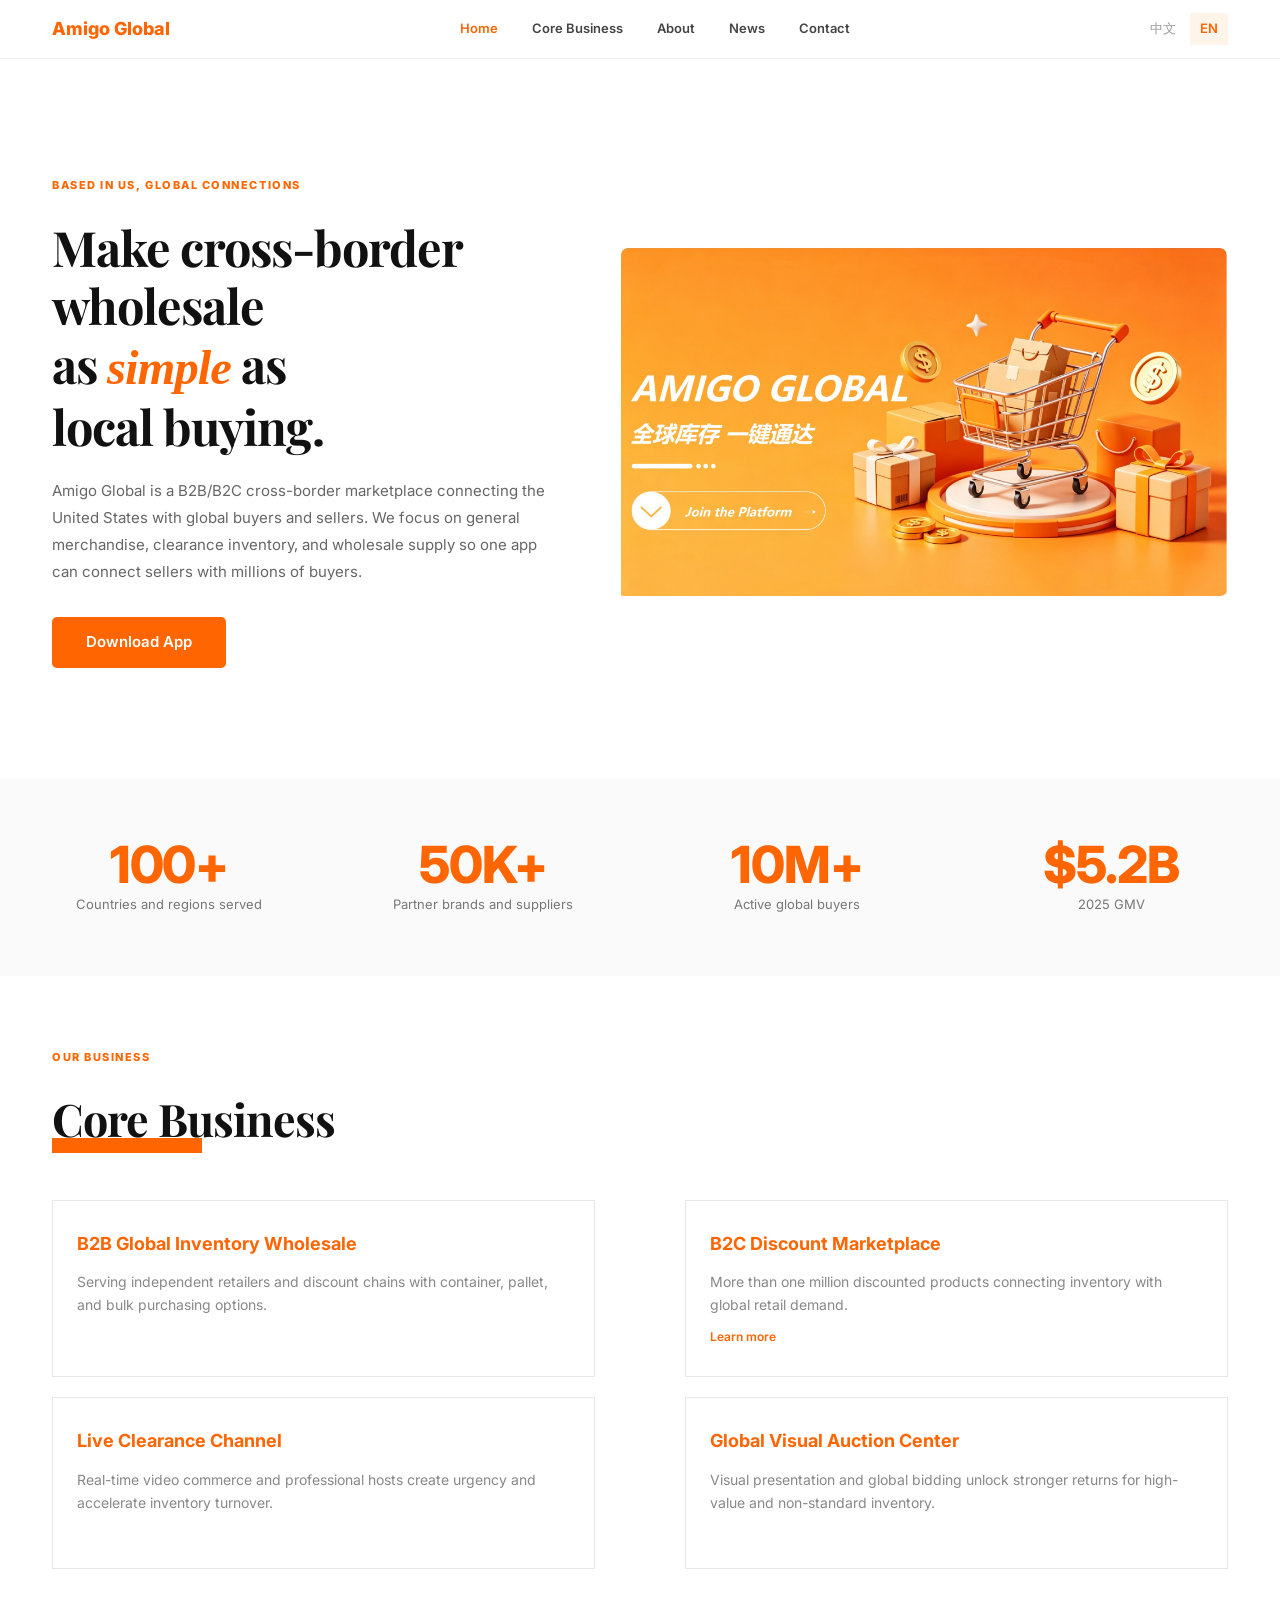
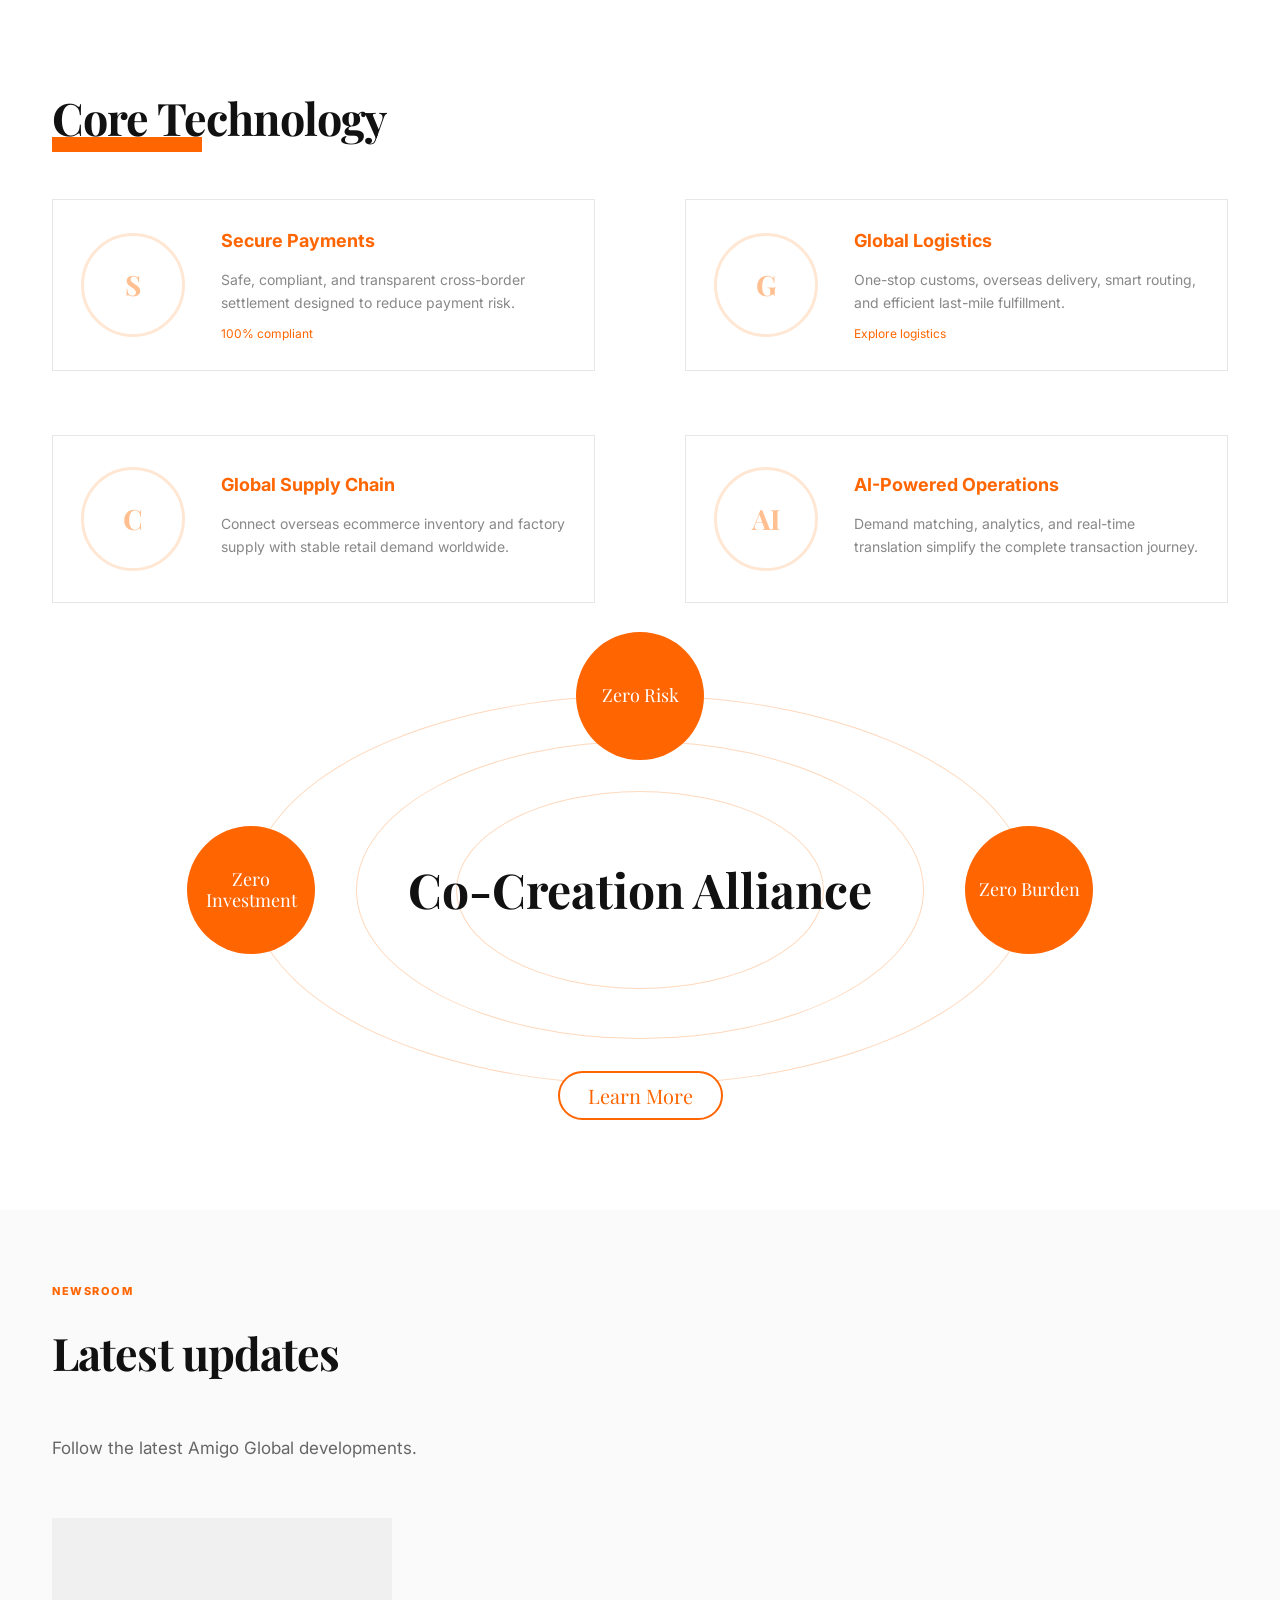
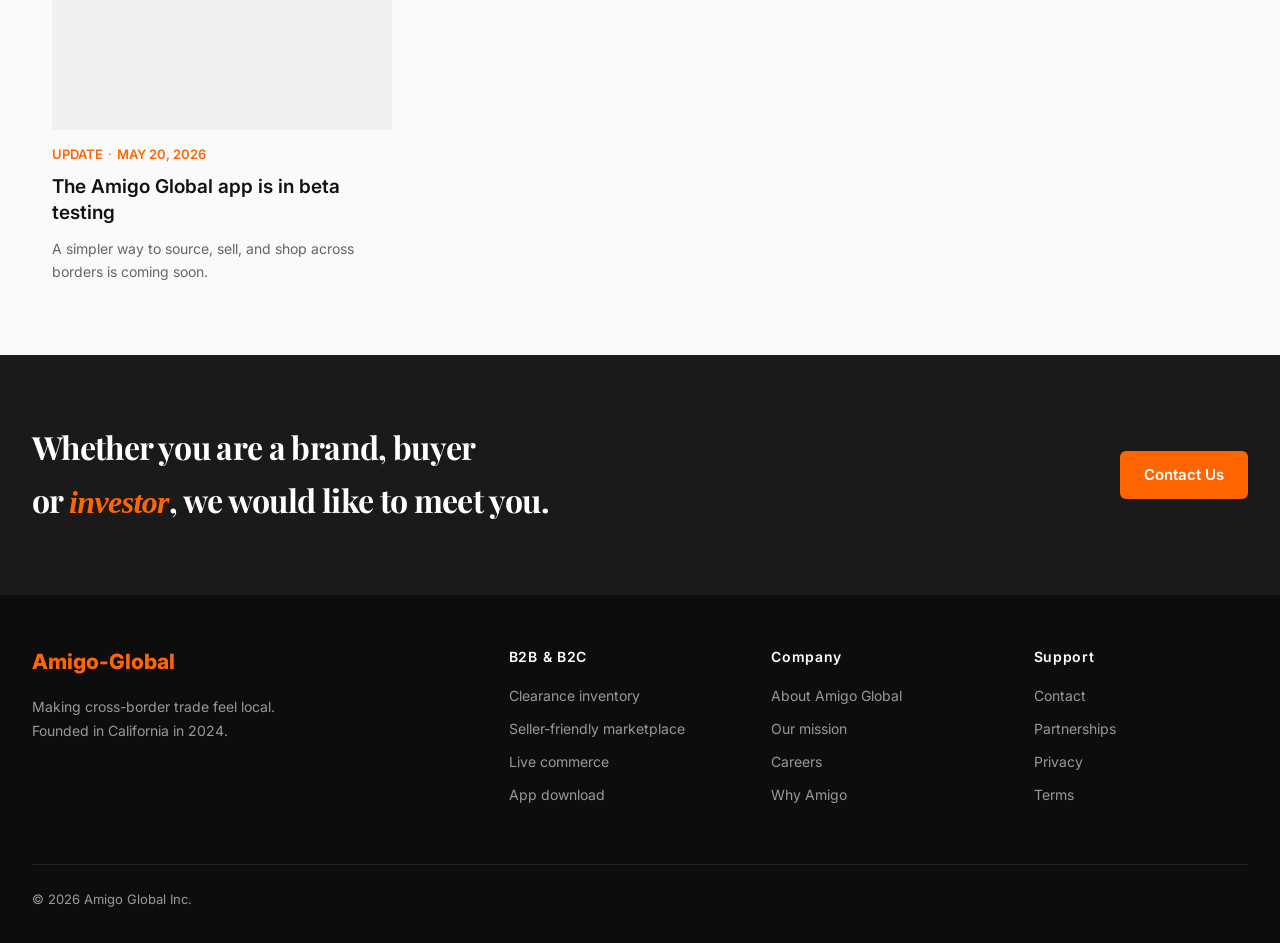
<file: index.html>
<!DOCTYPE html>
<html lang="zh-CN">
<head>
  <meta charset="UTF-8" />
  <meta name="viewport" content="width=device-width, initial-scale=1.0" />
  <title>Amigo Global</title>
  <link href="https://fonts.googleapis.com/css2?family=Inter:wght@500;700;800&family=Noto+Sans+SC:wght@500;700&display=swap" rel="stylesheet" />
  <style>
    * { margin: 0; padding: 0; box-sizing: border-box; }
    body { font-family: 'Inter', 'Noto Sans SC', sans-serif; background: linear-gradient(135deg, #fff5eb 0%, #fff 100%); min-height: 100vh; display: flex; align-items: center; justify-content: center; padding: 24px; color: #1a1a1a; }
    .card { max-width: 480px; text-align: center; }
    .brand { font-size: 32px; font-weight: 800; letter-spacing: -0.02em; margin-bottom: 12px; }
    .brand span { color: #ff6a00; }
    .tagline { color: #666; font-size: 15px; margin-bottom: 48px; line-height: 1.6; }
    .picker { display: flex; gap: 16px; justify-content: center; }
    .picker a { display: block; padding: 20px 36px; border: 2px solid #ff6a00; border-radius: 12px; text-decoration: none; color: #ff6a00; font-weight: 700; font-size: 18px; min-width: 140px; transition: all 0.2s; }
    .picker a:hover { background: #ff6a00; color: white; }
    .picker a small { display: block; font-size: 11px; font-weight: 400; opacity: 0.7; margin-top: 4px; letter-spacing: 0.12em; }
    .note { margin-top: 32px; font-size: 12px; color: #aaa; }
  </style>
  <script>
    (function () {
      // 自动按浏览器语言跳转。访问 ?stay=1 时不跳转，方便手动挑语言。
      if (new URLSearchParams(location.search).get('stay')) return;
      var l = (navigator.language || 'en').toLowerCase();
      var target = l.startsWith('zh') ? 'zh/index.html' : 'en/index.html';
      setTimeout(function () { location.replace(target); }, 250);
    })();
  </script>
</head>
<body>
  <div class="card">
    <div class="brand">Amigo<span>·</span>Global</div>
    <div class="tagline">让跨境批发像本地采购一样简单 · Global goods, local simplicity</div>
    <div class="picker">
      <a href="zh/index.html">中文<small>CHINESE</small></a>
      <a href="en/index.html">English<small>ENGLISH</small></a>
    </div>
    <div class="note">系统会按浏览器语言自动跳转；附 <code>?stay=1</code> 留在本页</div>
  </div>
</body>
</html>
</file>
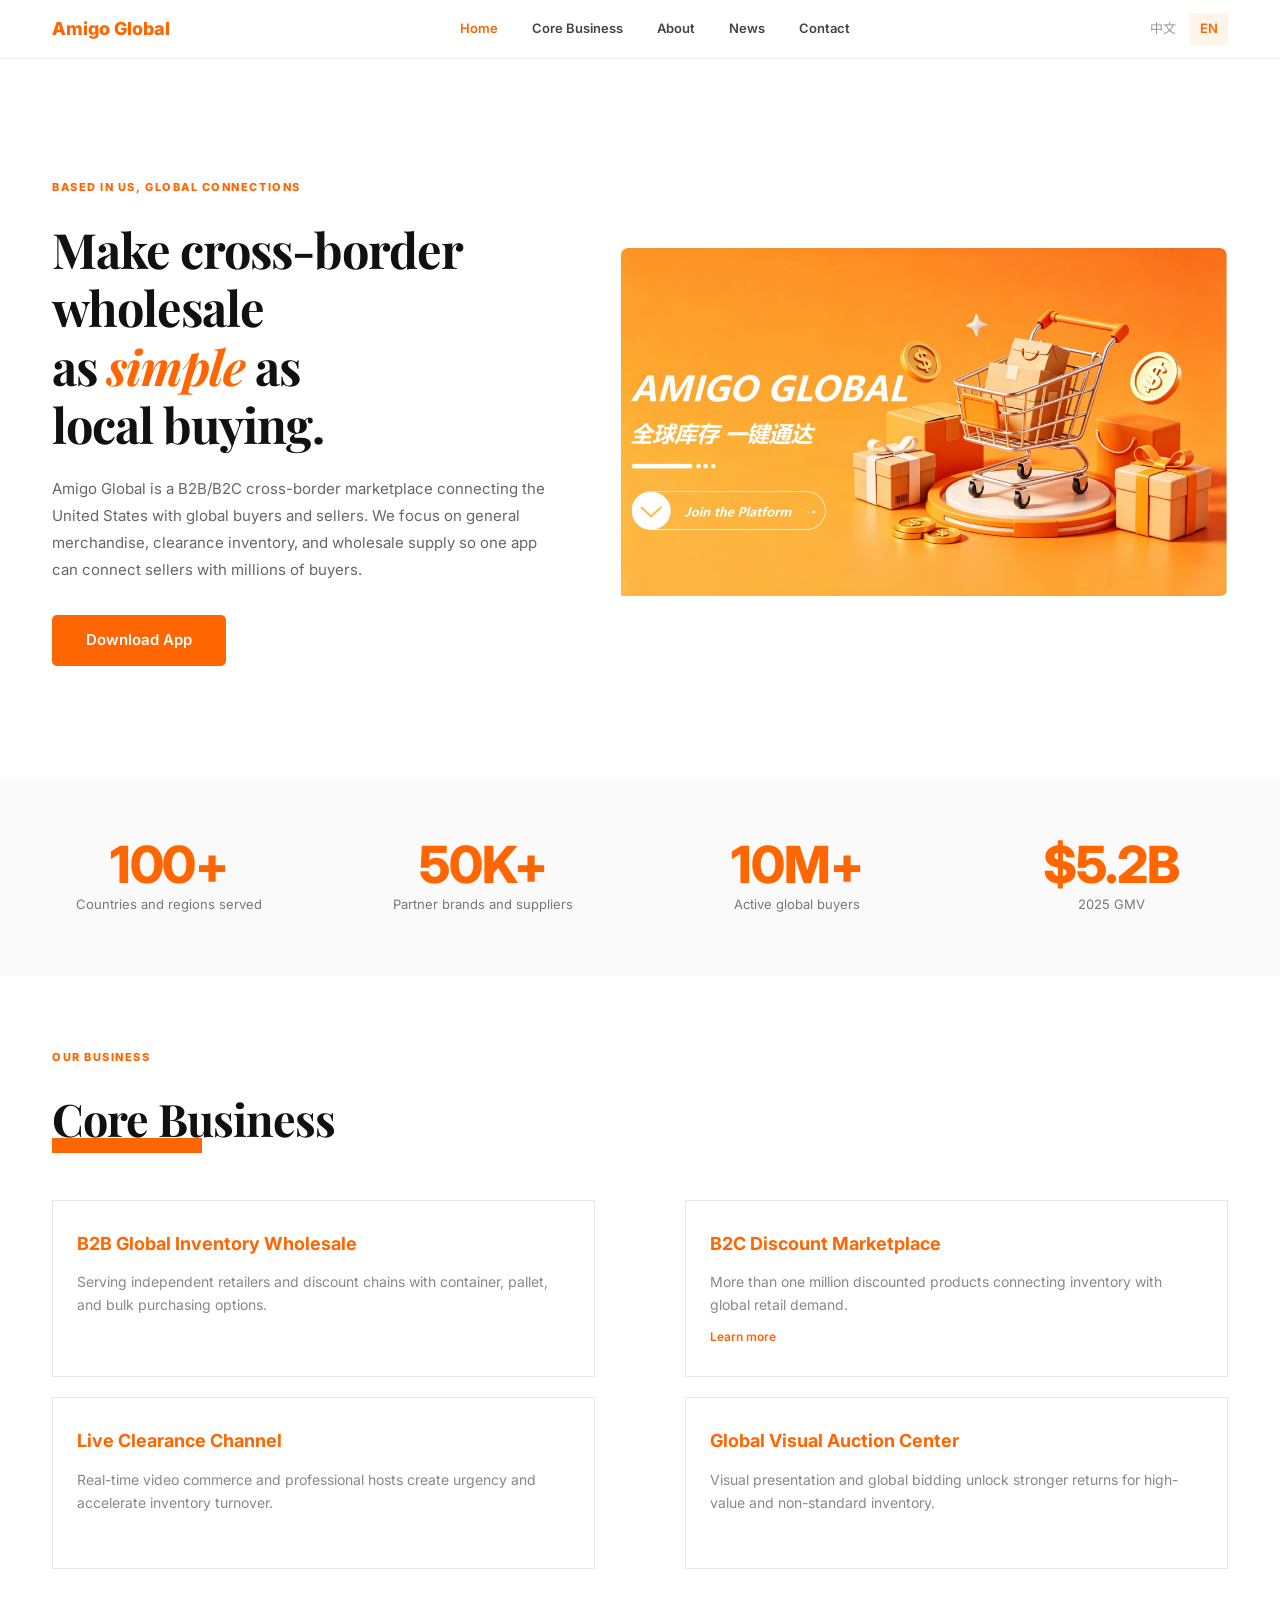
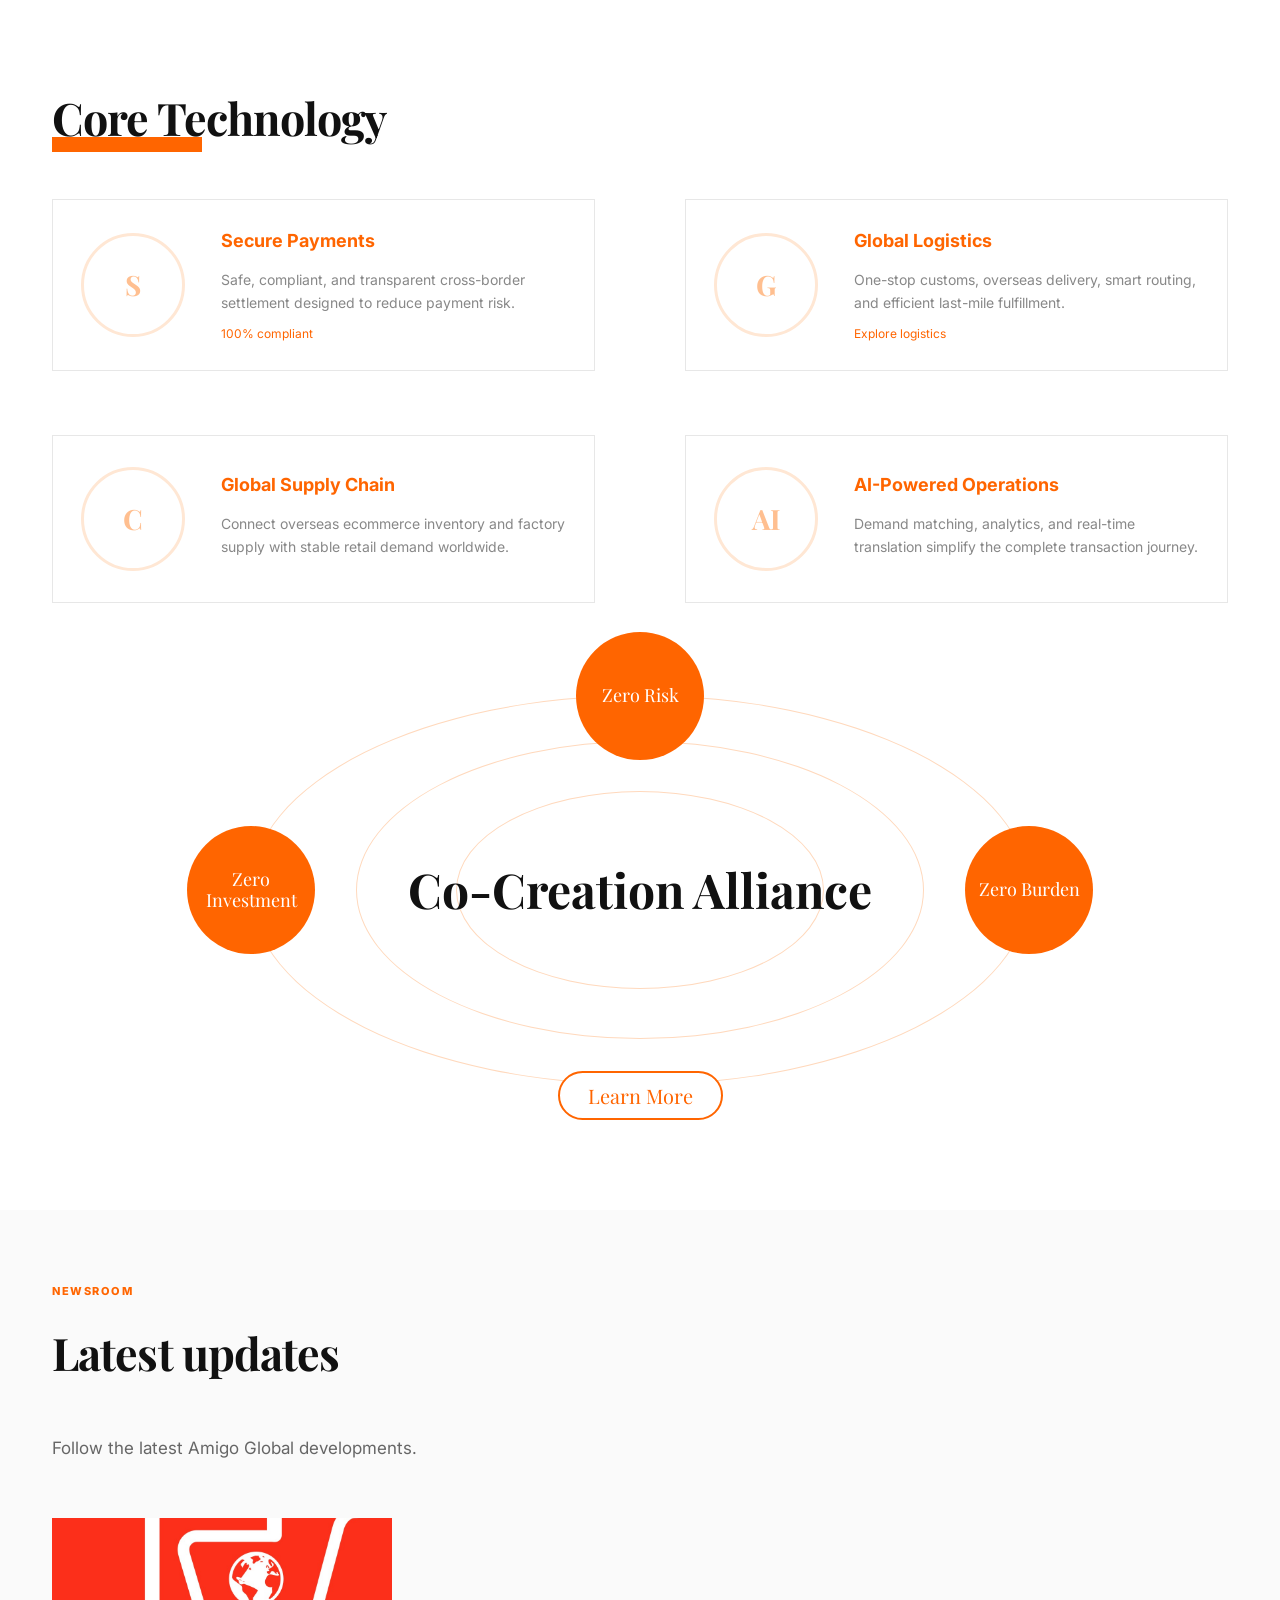
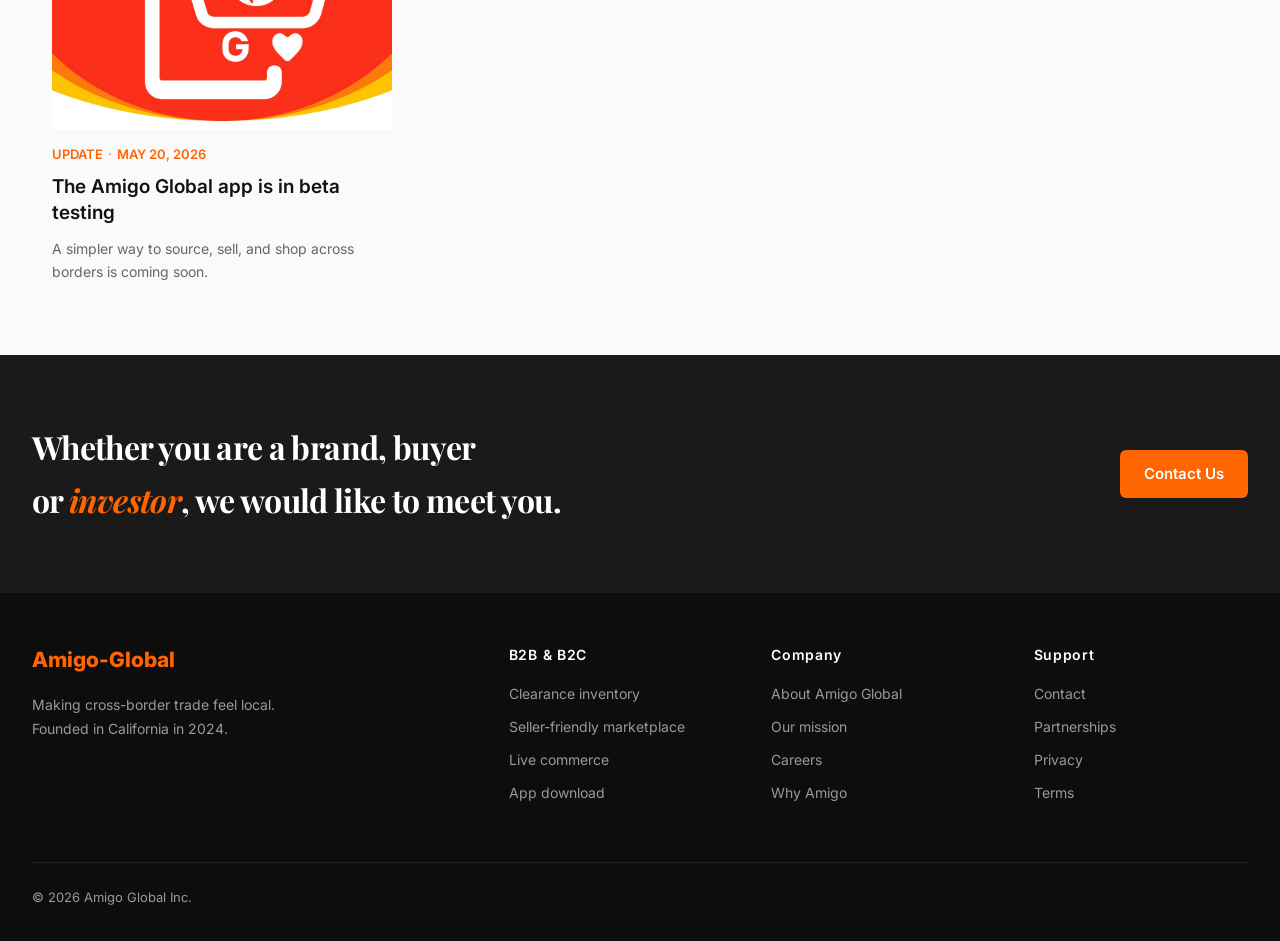
<file: en/index.html>
<!DOCTYPE html>
<html lang="en">
<head>
  <meta charset="UTF-8" />
  <meta name="viewport" content="width=device-width, initial-scale=1.0" />
  <title data-key="page_title">Amigo Global</title>
  <link href="https://fonts.googleapis.com/css2?family=Inter:wght@400;500;600;700;800&family=Noto+Sans+SC:wght@300;400;500;600;700&family=Noto+Serif+SC:wght@500;700&family=Playfair+Display:wght@500;700&display=swap" rel="stylesheet" />
  <link rel="stylesheet" href="../styles.css" />
  <style>body{opacity:0;transition:opacity .15s}body.ready{opacity:1}</style>
</head>
<body data-page="index">
  <div data-include="nav"></div>

  <section class="hero">
    <div>
      <div class="hero-eyebrow" data-key="hero.eyebrow"></div>
      <h1 data-key="hero.title" data-html></h1>
      <p data-key="hero.desc"></p>
      <div class="btn-row">
        <a class="btn btn-primary" href="contact.html" data-key="hero.btn1"></a>
      </div>
    </div>
    <div class="hero-visual">
      <img src="../assets/images/hero-commerce.jpg" alt="Amigo Global ecommerce platform" />
    </div>
  </section>

  <section class="stats">
    <div class="stats-inner" data-list="stats">
      <template>
        <div>
          <div class="stat-num" data-field="num"></div>
          <div class="stat-label" data-field="label"></div>
        </div>
      </template>
    </div>
  </section>

  <section class="section" id="business">
    <div class="section-eyebrow" data-key="business.eyebrow"></div>
    <h2 class="accent-underline" data-key="business.title"></h2>
    <div class="biz-grid" data-list="business.cards">
      <template>
        <div class="biz-card">
          <h3 data-field="title"></h3>
          <p data-field="desc"></p>
          <div class="biz-link" data-field="link"></div>
        </div>
      </template>
    </div>
  </section>

  <!-- Core technology -->
  <section class="section technology">
    <h2 class="accent-underline" data-key="technology.title"></h2>
    <div class="tech-grid" data-list="technology.cards">
      <template>
        <div class="tech-card">
          <div class="tech-icon" data-field="icon"></div>
          <div>
            <h3 data-field="title"></h3>
            <p data-field="desc"></p>
            <div class="tech-link" data-field="link"></div>
          </div>
        </div>
      </template>
    </div>
  </section>

  <!-- Alliance -->
  <section class="alliance">
    <div class="alliance-inner">
      <div class="alliance-orbit">
        <div class="alliance-bubble alliance-risk" data-key="alliance.risk"></div>
        <div class="alliance-bubble alliance-invest" data-key="alliance.invest"></div>
        <div class="alliance-bubble alliance-burden" data-key="alliance.burden"></div>
        <div class="alliance-core" data-key="alliance.title"></div>
      </div>
      <a class="alliance-link" href="contact.html" data-key="alliance.link"></a>
    </div>
  </section>

  <section class="section bleed" id="news">
    <div class="inner">
      <div class="section-eyebrow" data-key="news.eyebrow"></div>
      <h2 data-key="news.title"></h2>
      <p class="lead" data-key="news.lead"></p>
      <div class="news-grid" data-list="news.cards">
        <template>
          <div class="news-card">
            <div class="news-img"><img data-field-src="image" data-src-prefix="../assets/images/" alt="" onerror="this.style.display='none'" /></div>
            <div class="news-meta"><span data-field="category"></span> · <span data-field="date"></span></div>
            <h4 data-field="title"></h4>
            <p data-field="summary"></p>
          </div>
        </template>
      </div>
    </div>
  </section>

  <section class="cta-band">
    <div class="cta-inner">
      <h2 data-key="cta.title" data-html></h2>
      <a href="contact.html" class="btn btn-primary" data-key="cta.btn"></a>
    </div>
  </section>

  <div data-include="footer"></div>
  <script src="../js/include.js"></script>
</body>
</html>
</file>
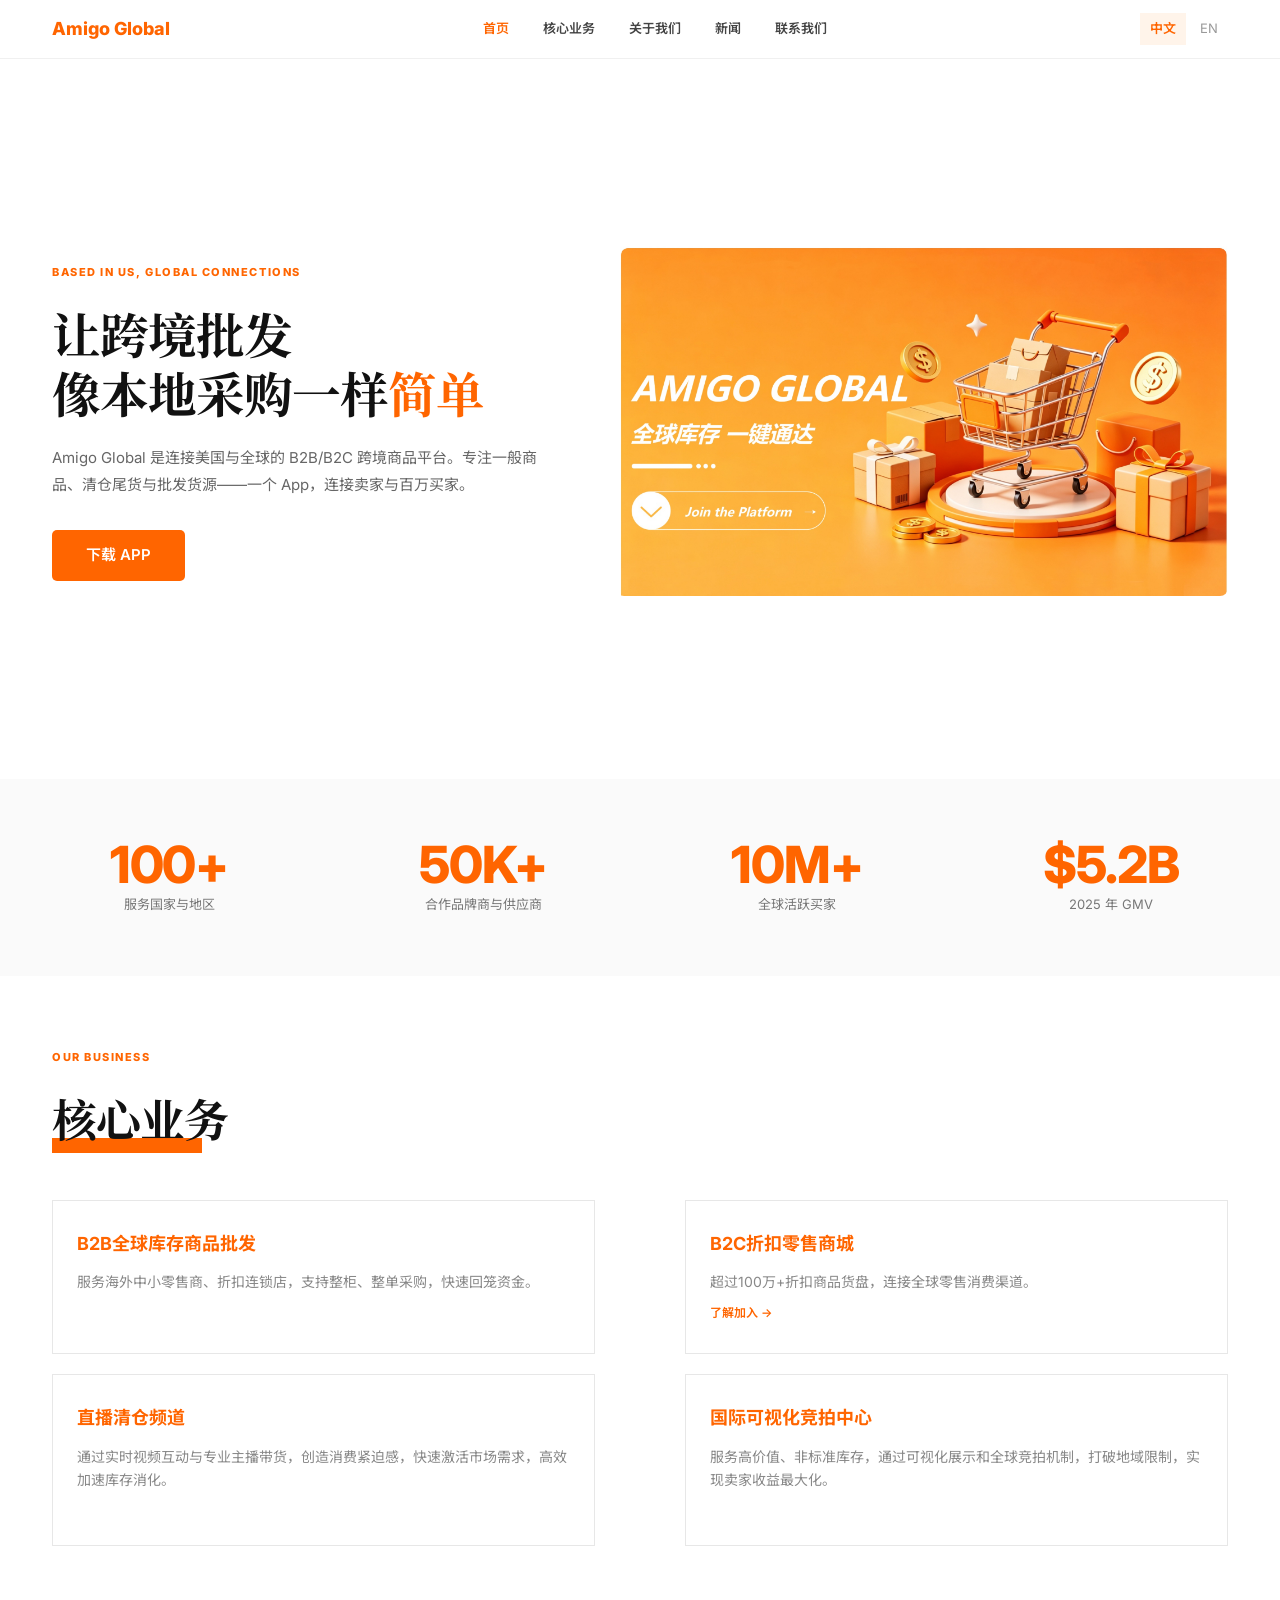
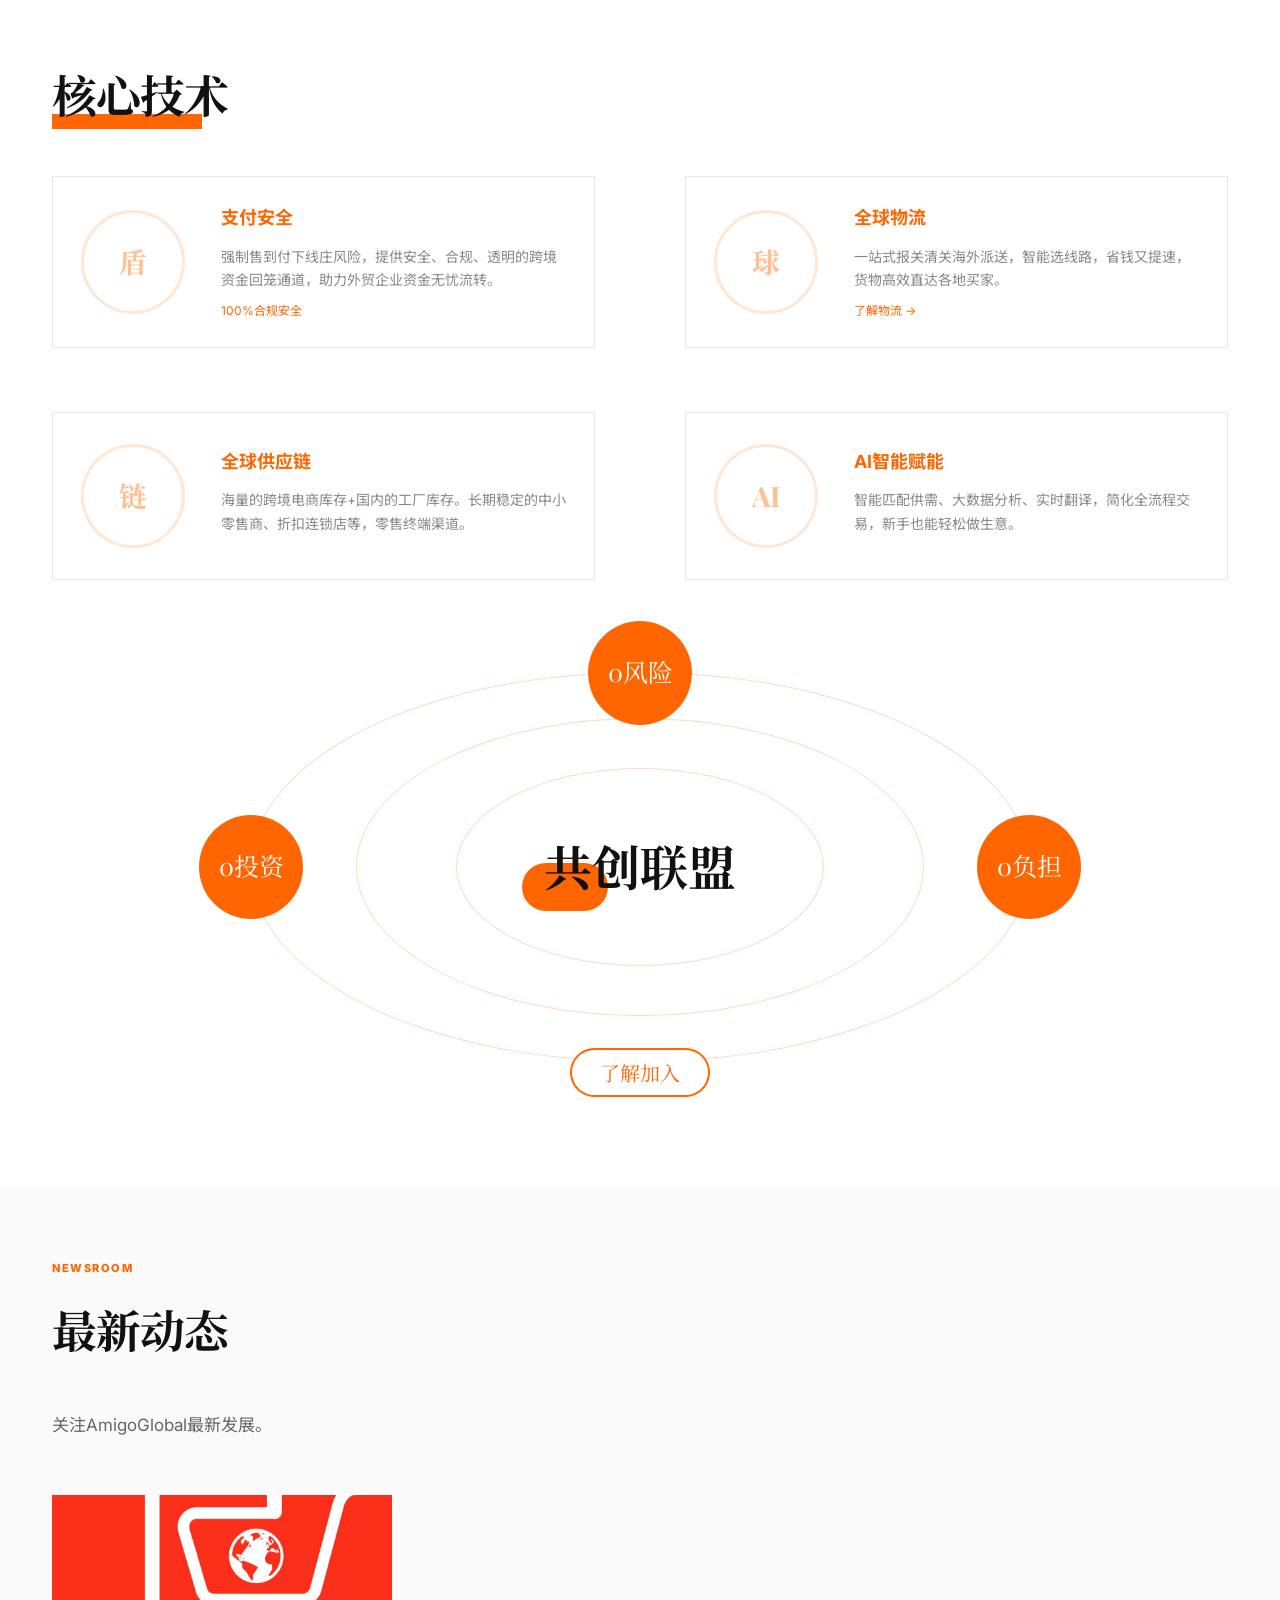
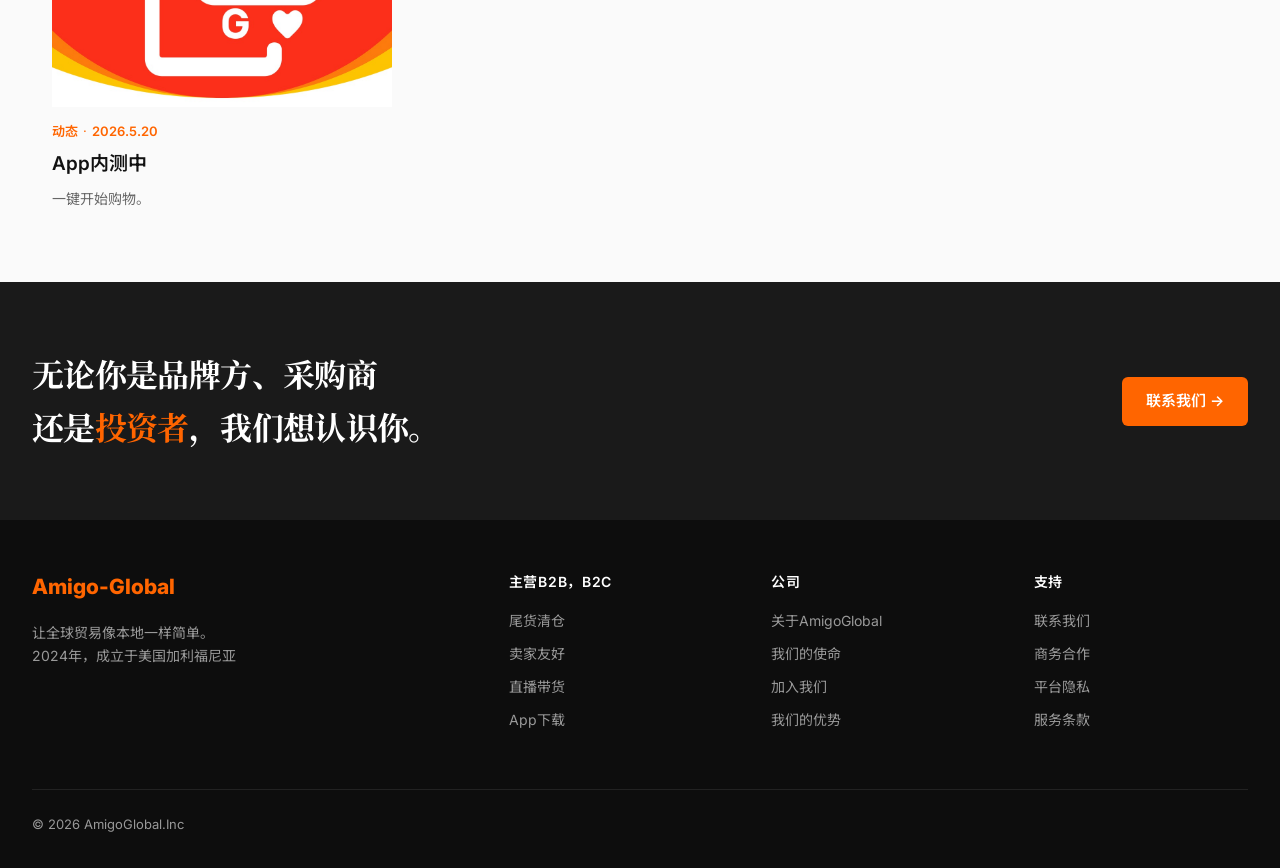
<file: zh/index.html>
<!DOCTYPE html>
<html lang="zh-CN">
<head>
  <meta charset="UTF-8" />
  <meta name="viewport" content="width=device-width, initial-scale=1.0" />
  <title data-key="page_title">Amigo Global</title>
  <link href="https://fonts.googleapis.com/css2?family=Inter:wght@400;500;600;700;800&family=Noto+Sans+SC:wght@300;400;500;600;700&family=Noto+Serif+SC:wght@500;700&family=Playfair+Display:wght@500;700&display=swap" rel="stylesheet" />
  <link rel="stylesheet" href="../styles.css" />
  <style>body{opacity:0;transition:opacity .15s}body.ready{opacity:1}</style>
</head>
<body data-page="index">
  <!-- 顶部导航：由 /partials/nav-zh.html 注入 -->
  <div data-include="nav"></div>

  <!-- Hero -->
  <section class="hero">
    <div>
      <div class="hero-eyebrow" data-key="hero.eyebrow"></div>
      <h1 data-key="hero.title" data-html></h1>
      <p data-key="hero.desc"></p>
      <div class="btn-row">
        <a class="btn btn-primary" href="contact.html" data-key="hero.btn1"></a>
      </div>
    </div>
    <div class="hero-visual">
      <img src="../assets/images/hero-commerce.jpg" alt="Amigo Global 全球电商平台" />
    </div>
  </section>

  <!-- 数据条 -->
  <section class="stats">
    <div class="stats-inner" data-list="stats">
      <template>
        <div>
          <div class="stat-num" data-field="num"></div>
          <div class="stat-label" data-field="label"></div>
        </div>
      </template>
    </div>
  </section>

  <!-- 业务板块 -->
  <section class="section" id="business">
    <div class="section-eyebrow" data-key="business.eyebrow"></div>
    <h2 class="accent-underline" data-key="business.title"></h2>
    <div class="biz-grid" data-list="business.cards">
      <template>
        <div class="biz-card">
          <h3 data-field="title"></h3>
          <p data-field="desc"></p>
          <div class="biz-link" data-field="link"></div>
        </div>
      </template>
    </div>
  </section>

  <!-- 核心技术 -->
  <section class="section technology">
    <h2 class="accent-underline" data-key="technology.title"></h2>
    <div class="tech-grid" data-list="technology.cards">
      <template>
        <div class="tech-card">
          <div class="tech-icon" data-field="icon"></div>
          <div>
            <h3 data-field="title"></h3>
            <p data-field="desc"></p>
            <div class="tech-link" data-field="link"></div>
          </div>
        </div>
      </template>
    </div>
  </section>

  <!-- 共创联盟 -->
  <section class="alliance">
    <div class="alliance-inner">
      <div class="alliance-orbit">
        <div class="alliance-bubble alliance-risk" data-key="alliance.risk"></div>
        <div class="alliance-bubble alliance-invest" data-key="alliance.invest"></div>
        <div class="alliance-bubble alliance-burden" data-key="alliance.burden"></div>
        <div class="alliance-core" data-key="alliance.title"></div>
      </div>
      <a class="alliance-link" href="contact.html" data-key="alliance.link"></a>
    </div>
  </section>

  <!-- 新闻 -->
  <section class="section bleed" id="news">
    <div class="inner">
      <div class="section-eyebrow" data-key="news.eyebrow"></div>
      <h2 data-key="news.title"></h2>
      <p class="lead" data-key="news.lead"></p>
      <div class="news-grid" data-list="news.cards">
        <template>
          <div class="news-card">
            <div class="news-img"><img data-field-src="image" data-src-prefix="../assets/images/" alt="" onerror="this.style.display='none'" /></div>
            <div class="news-meta"><span data-field="category"></span> · <span data-field="date"></span></div>
            <h4 data-field="title"></h4>
            <p data-field="summary"></p>
          </div>
        </template>
      </div>
    </div>
  </section>

  <!-- CTA -->
  <section class="cta-band">
    <div class="cta-inner">
      <h2 data-key="cta.title" data-html></h2>
      <a href="contact.html" class="btn btn-primary" data-key="cta.btn"></a>
    </div>
  </section>

  <!-- 页脚：由 /partials/footer-zh.html 注入 -->
  <div data-include="footer"></div>

  <script src="../js/include.js"></script>
</body>
</html>
</file>
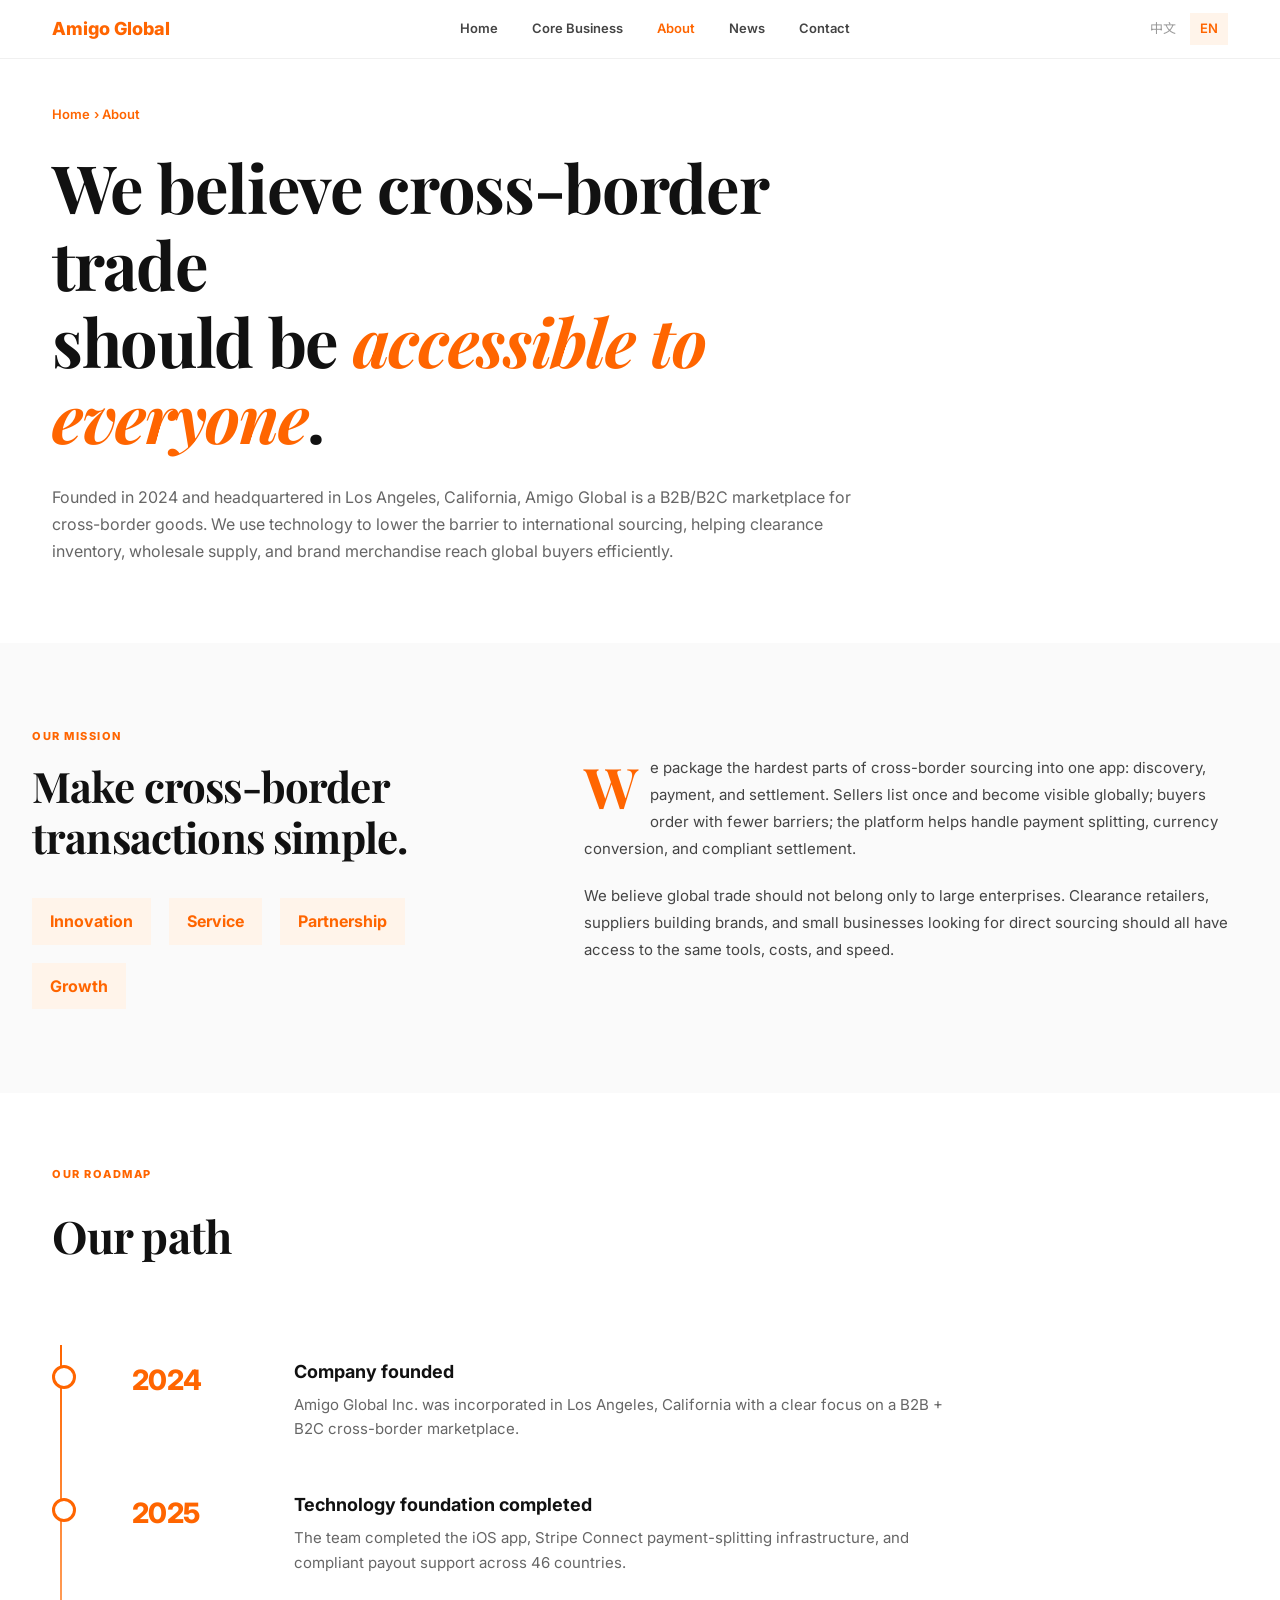
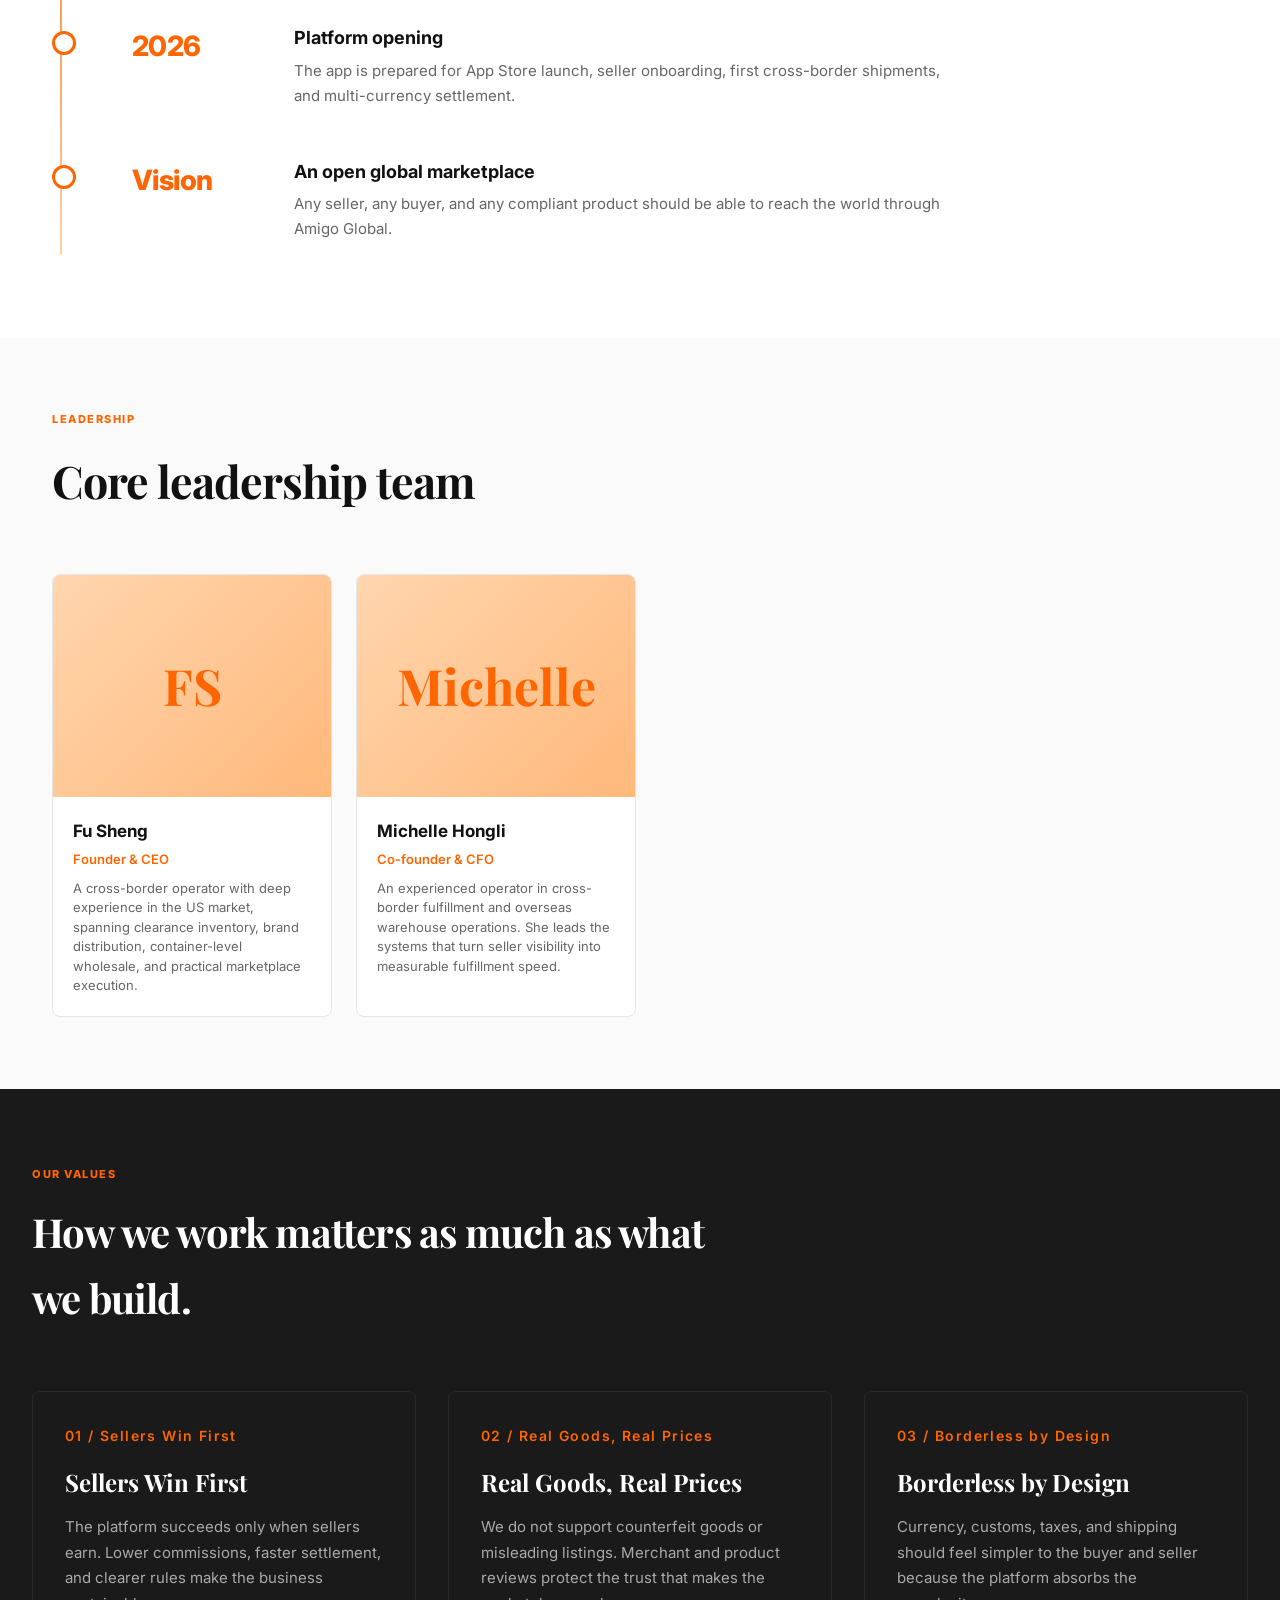
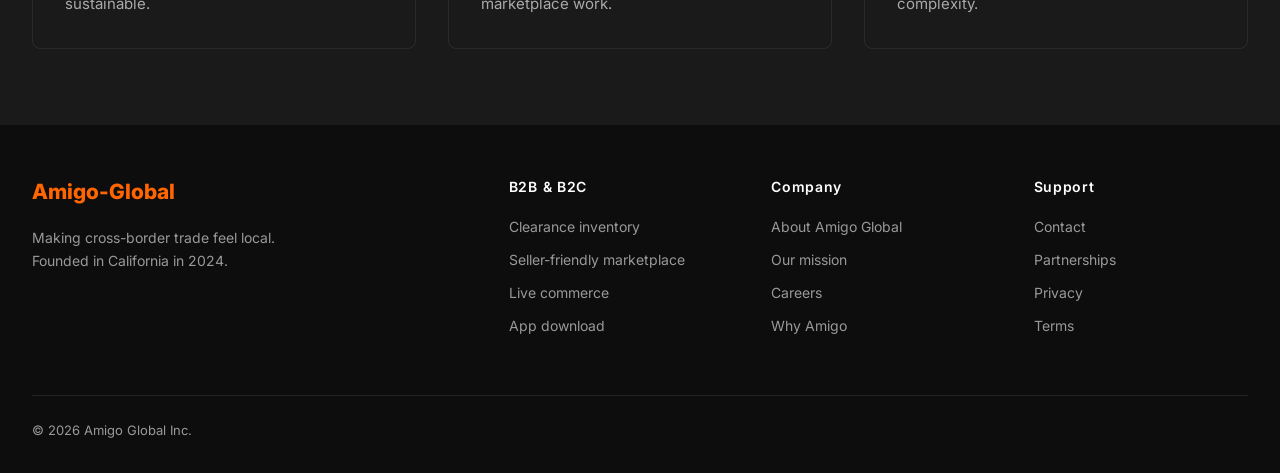
<file: en/about.html>
<!DOCTYPE html>
<html lang="en">
<head>
  <meta charset="UTF-8" />
  <meta name="viewport" content="width=device-width, initial-scale=1.0" />
  <title data-key="page_title">About — Amigo Global</title>
  <link href="https://fonts.googleapis.com/css2?family=Inter:wght@400;500;600;700;800&family=Noto+Sans+SC:wght@300;400;500;600;700&family=Noto+Serif+SC:wght@500;700&family=Playfair+Display:wght@500;700&display=swap" rel="stylesheet" />
  <link rel="stylesheet" href="../styles.css" />
  <style>body{opacity:0;transition:opacity .15s}body.ready{opacity:1}</style>
</head>
<body data-page="about">
  <div data-include="nav"></div>

  <section class="page-hero">
    <div class="breadcrumb"><span data-key="page_hero.breadcrumb_root"></span> <span>›</span> <span data-key="page_hero.breadcrumb_current"></span></div>
    <h1 data-key="page_hero.title" data-html></h1>
    <p data-key="page_hero.desc"></p>
  </section>

  <section class="mission">
    <div class="mission-inner">
      <div>
        <div class="label" data-key="mission.label"></div>
        <h2 data-key="mission.title" data-html></h2>
        <div class="mission-tags" data-list="mission.tags">
          <template><span data-field-self></span></template>
        </div>
      </div>
      <div class="copy" data-list="mission.paragraphs">
        <template><p data-field-self></p></template>
      </div>
    </div>
  </section>

  <section class="section">
    <div class="section-eyebrow" data-key="journey.eyebrow"></div>
    <h2 data-key="journey.title"></h2>
    <div class="timeline" data-list="journey.milestones">
      <template>
        <div class="ti">
          <div class="ti-year" data-field="year"></div>
          <div>
            <h4 data-field="title"></h4>
            <p data-field="desc"></p>
          </div>
        </div>
      </template>
    </div>
  </section>

  <section class="section bleed">
    <div class="inner">
      <div class="section-eyebrow" data-key="team.eyebrow"></div>
      <h2 data-key="team.title"></h2>
      <div class="team-grid" data-list="team.members">
        <template>
          <div class="team-card">
            <div class="team-photo" data-field="avatar"></div>
            <div class="team-body">
              <h4 data-field="name"></h4>
              <div class="role" data-field="role"></div>
              <p data-field="bio"></p>
            </div>
          </div>
        </template>
      </div>
    </div>
  </section>

  <section class="values">
    <div class="values-inner">
      <div class="section-eyebrow" data-key="values.eyebrow"></div>
      <h2 data-key="values.title" data-html></h2>
      <div class="values-grid" data-list="values.items">
        <template>
          <div class="value-item">
            <div class="value-num" data-field="num"></div>
            <h4 data-field="title_en"></h4>
            <p data-field="desc"></p>
          </div>
        </template>
      </div>
    </div>
  </section>

  <div data-include="footer"></div>
  <script src="../js/include.js"></script>
</body>
</html>
</file>
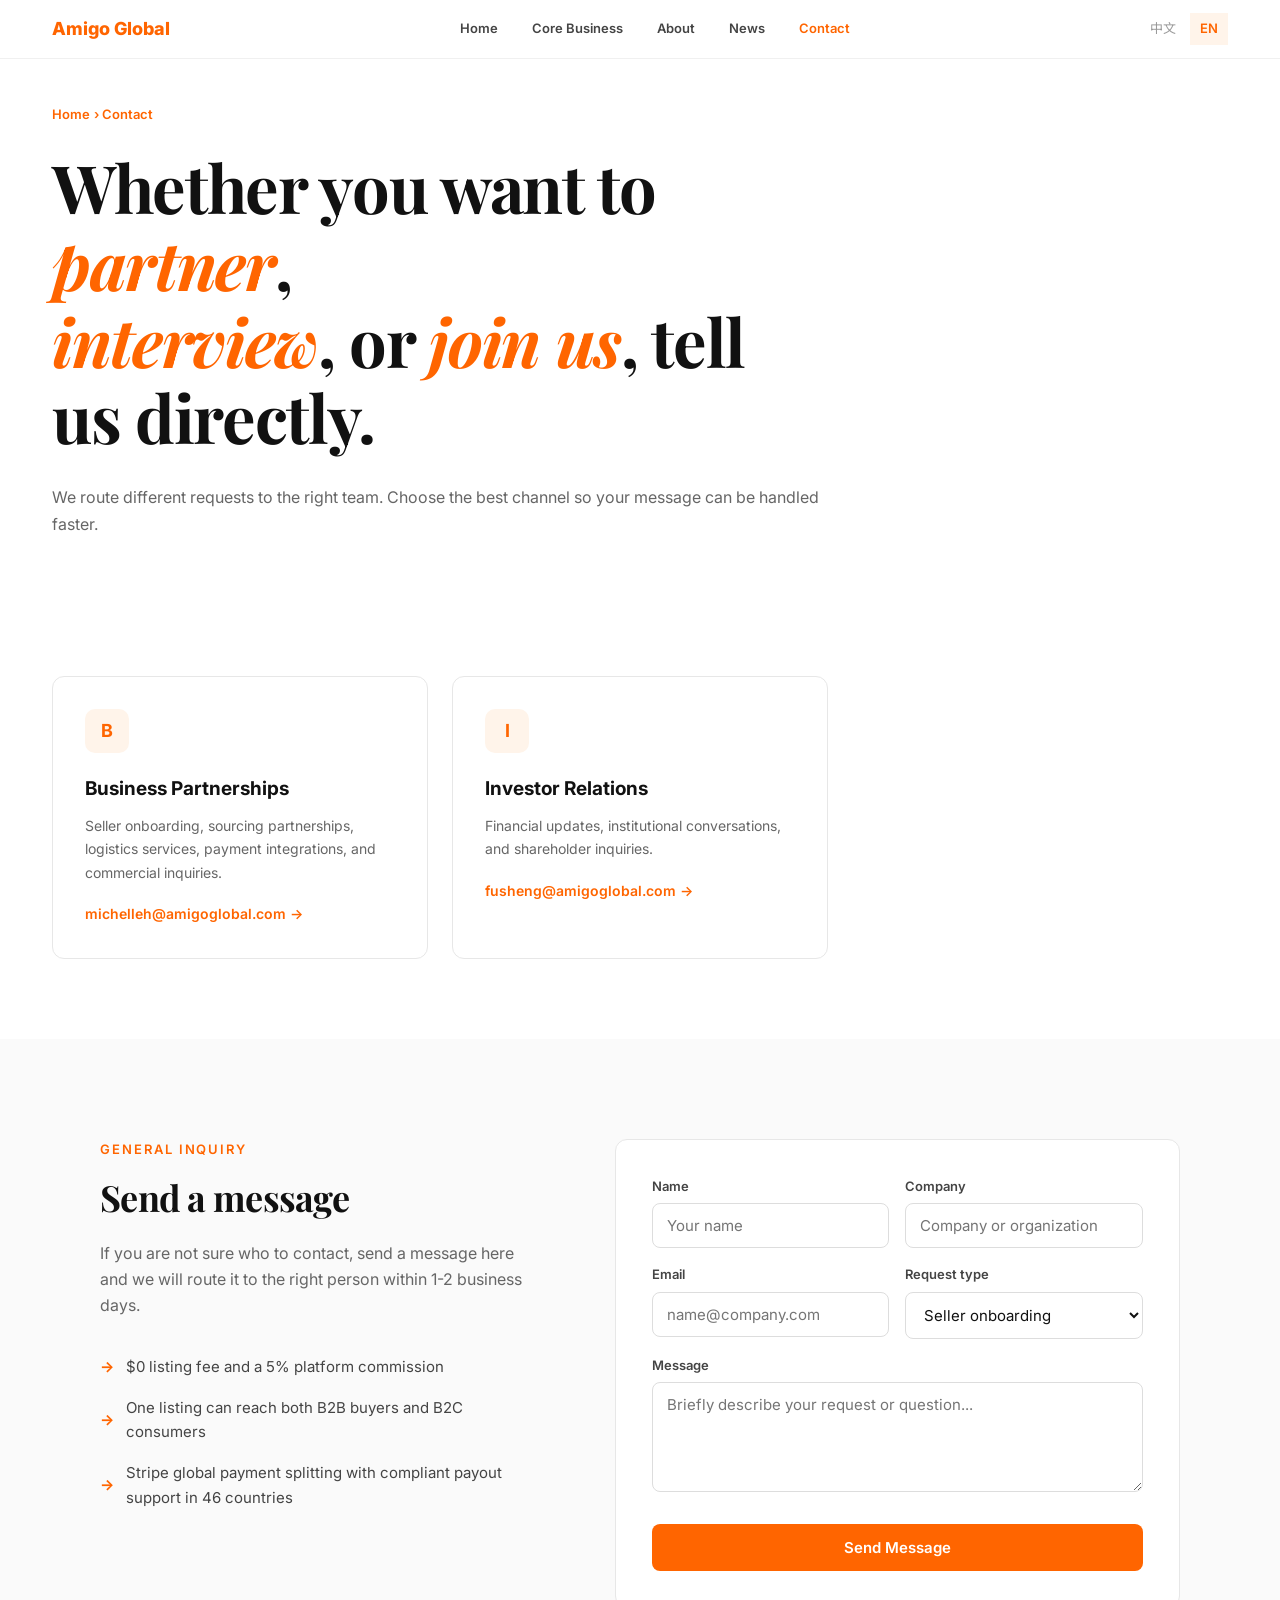
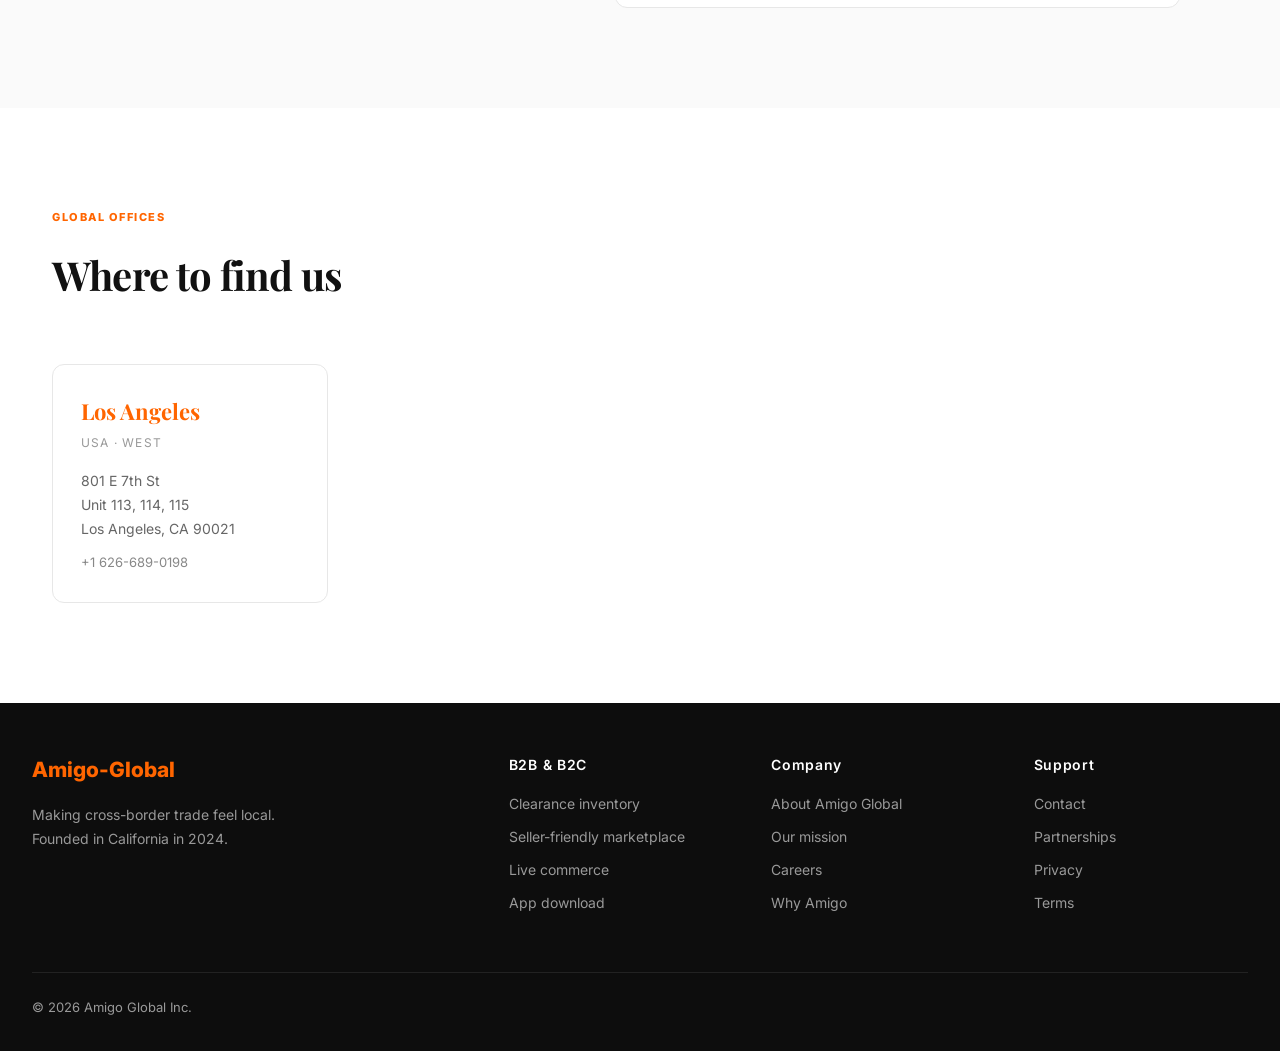
<file: en/contact.html>
<!DOCTYPE html>
<html lang="en">
<head>
  <meta charset="UTF-8" />
  <meta name="viewport" content="width=device-width, initial-scale=1.0" />
  <title data-key="page_title">Contact — Amigo Global</title>
  <link href="https://fonts.googleapis.com/css2?family=Inter:wght@400;500;600;700;800&family=Noto+Sans+SC:wght@300;400;500;600;700&family=Noto+Serif+SC:wght@500;700&family=Playfair+Display:wght@500;700&display=swap" rel="stylesheet" />
  <link rel="stylesheet" href="../styles.css" />
  <style>body{opacity:0;transition:opacity .15s}body.ready{opacity:1}</style>
</head>
<body data-page="contact">
  <div data-include="nav"></div>

  <section class="page-hero">
    <div class="breadcrumb"><span data-key="page_hero.breadcrumb_root"></span> <span>›</span> <span data-key="page_hero.breadcrumb_current"></span></div>
    <h1 data-key="page_hero.title" data-html></h1>
    <p data-key="page_hero.desc"></p>
  </section>

  <section class="channels">
    <div class="channels-grid" data-list="channels">
      <template>
        <div class="channel-card">
          <div class="channel-icon" data-field="icon"></div>
          <h3 data-field="title"></h3>
          <p data-field="desc"></p>
          <a data-channel-email></a>
        </div>
      </template>
    </div>
  </section>

  <section class="form-section">
    <div class="form-inner">
      <div>
        <div class="label" data-key="form.label"></div>
        <h2 data-key="form.title" data-html></h2>
        <p class="lead" data-key="form.lead"></p>
        <ul data-list="form.bullets">
          <template><li data-field-self></li></template>
        </ul>
      </div>
      <form data-contact-form>
        <div class="form-row">
          <div class="field"><label data-key="form.field_name"></label><input type="text" data-placeholder-key="form.field_name_placeholder" required /></div>
          <div class="field"><label data-key="form.field_company"></label><input type="text" data-placeholder-key="form.field_company_placeholder" /></div>
        </div>
        <div class="form-row">
          <div class="field"><label data-key="form.field_email"></label><input type="email" placeholder="name@company.com" required /></div>
          <div class="field"><label data-key="form.field_type"></label><select data-options-key="form.field_type_options"></select></div>
        </div>
        <div class="field full"><label data-key="form.field_message"></label><textarea data-placeholder-key="form.field_message_placeholder"></textarea></div>
        <button type="submit" class="submit" data-key="form.submit"></button>
      </form>
    </div>
  </section>

  <section class="offices">
    <div class="section-eyebrow" data-key="offices.eyebrow"></div>
    <h2 data-key="offices.title"></h2>
    <div class="office-grid" data-list="offices.items">
      <template>
        <div class="office">
          <div class="city" data-field="city"></div>
          <div class="country" data-field="country"></div>
          <div class="addr" data-field="addr" data-html></div>
          <div class="tel" data-field="tel"></div>
        </div>
      </template>
    </div>
  </section>

  <div data-include="footer"></div>
  <script src="../js/include.js"></script>
</body>
</html>
</file>
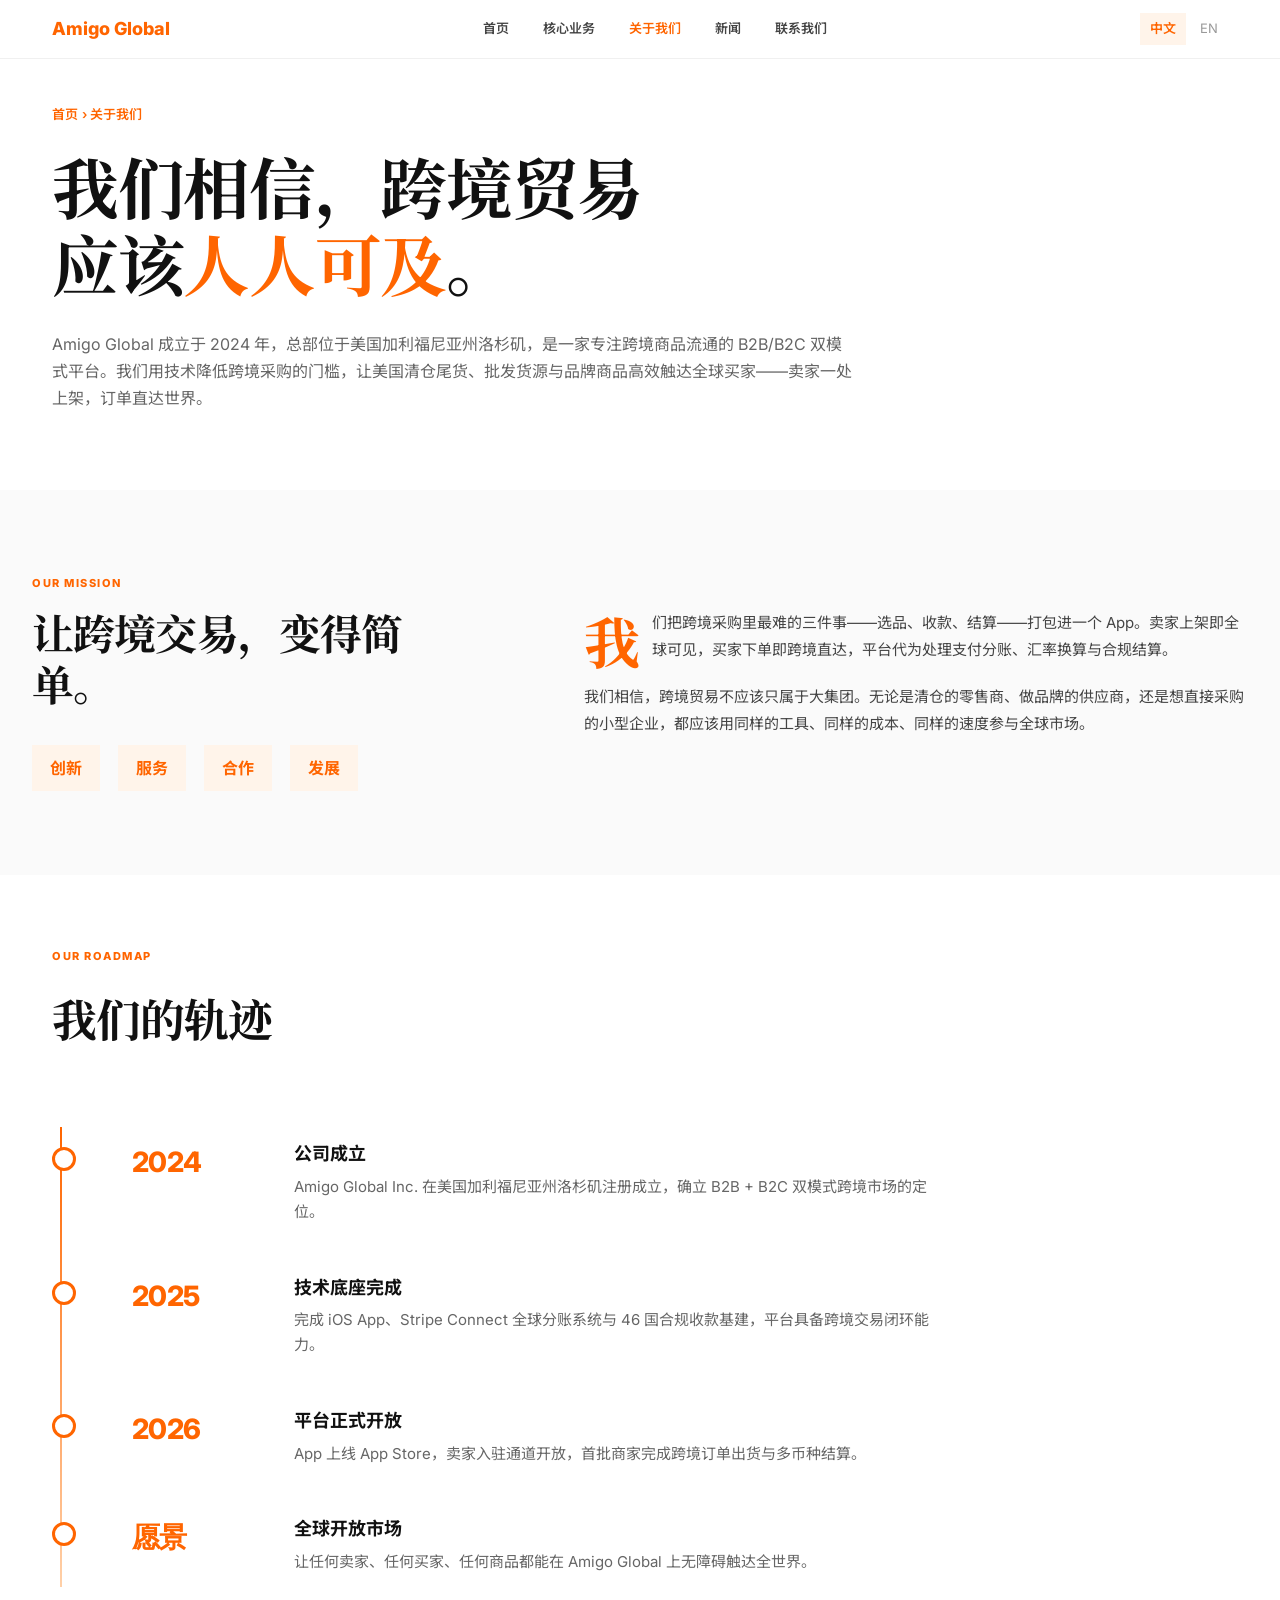
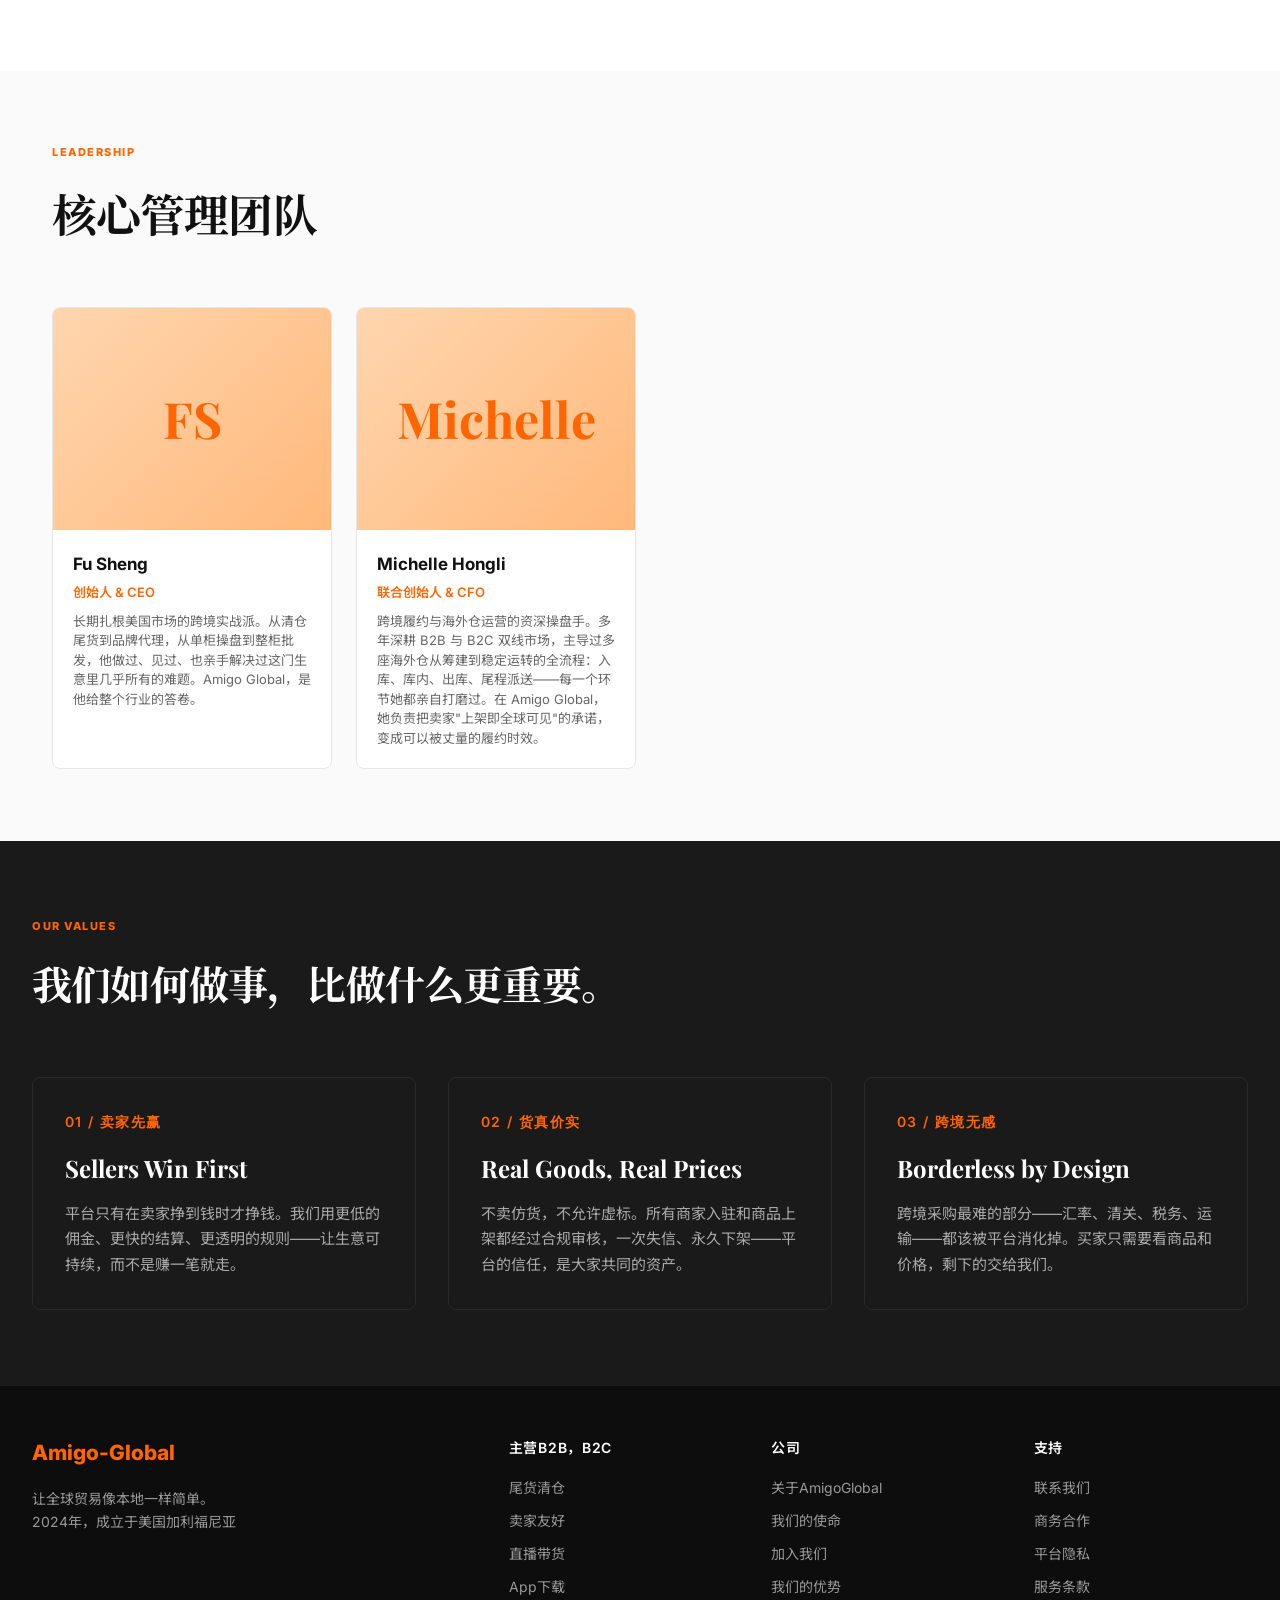
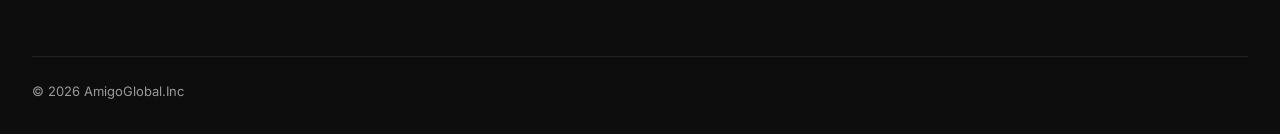
<file: zh/about.html>
<!DOCTYPE html>
<html lang="zh-CN">
<head>
  <meta charset="UTF-8" />
  <meta name="viewport" content="width=device-width, initial-scale=1.0" />
  <title data-key="page_title">关于我们 — Amigo Global</title>
  <link href="https://fonts.googleapis.com/css2?family=Inter:wght@400;500;600;700;800&family=Noto+Sans+SC:wght@300;400;500;600;700&family=Noto+Serif+SC:wght@500;700&family=Playfair+Display:wght@500;700&display=swap" rel="stylesheet" />
  <link rel="stylesheet" href="../styles.css" />
  <style>body{opacity:0;transition:opacity .15s}body.ready{opacity:1}</style>
</head>
<body data-page="about">
  <div data-include="nav"></div>

  <!-- Page hero -->
  <section class="page-hero">
    <div class="breadcrumb"><span data-key="page_hero.breadcrumb_root"></span> <span>›</span> <span data-key="page_hero.breadcrumb_current"></span></div>
    <h1 data-key="page_hero.title" data-html></h1>
    <p data-key="page_hero.desc"></p>
  </section>

  <!-- 使命 -->
  <section class="mission">
    <div class="mission-inner">
      <div>
        <div class="label" data-key="mission.label"></div>
        <h2 data-key="mission.title" data-html></h2>
        <div class="mission-tags" data-list="mission.tags">
          <template><span data-field-self></span></template>
        </div>
      </div>
      <div class="copy" data-list="mission.paragraphs">
        <template><p data-field-self></p></template>
      </div>
    </div>
  </section>

  <!-- 发展历程 -->
  <section class="section">
    <div class="section-eyebrow" data-key="journey.eyebrow"></div>
    <h2 data-key="journey.title"></h2>
    <div class="timeline" data-list="journey.milestones">
      <template>
        <div class="ti">
          <div class="ti-year" data-field="year"></div>
          <div>
            <h4 data-field="title"></h4>
            <p data-field="desc"></p>
          </div>
        </div>
      </template>
    </div>
  </section>

  <!-- 团队 -->
  <section class="section bleed">
    <div class="inner">
      <div class="section-eyebrow" data-key="team.eyebrow"></div>
      <h2 data-key="team.title"></h2>
      <div class="team-grid" data-list="team.members">
        <template>
          <div class="team-card">
            <div class="team-photo" data-field="avatar"></div>
            <div class="team-body">
              <h4 data-field="name"></h4>
              <div class="role" data-field="role"></div>
              <p data-field="bio"></p>
            </div>
          </div>
        </template>
      </div>
    </div>
  </section>

  <!-- 价值观 -->
  <section class="values">
    <div class="values-inner">
      <div class="section-eyebrow" data-key="values.eyebrow"></div>
      <h2 data-key="values.title" data-html></h2>
      <div class="values-grid" data-list="values.items">
        <template>
          <div class="value-item">
            <div class="value-num" data-field="num"></div>
            <h4 data-field="title_en"></h4>
            <p data-field="desc"></p>
          </div>
        </template>
      </div>
    </div>
  </section>

  <div data-include="footer"></div>
  <script src="../js/include.js"></script>
</body>
</html>
</file>
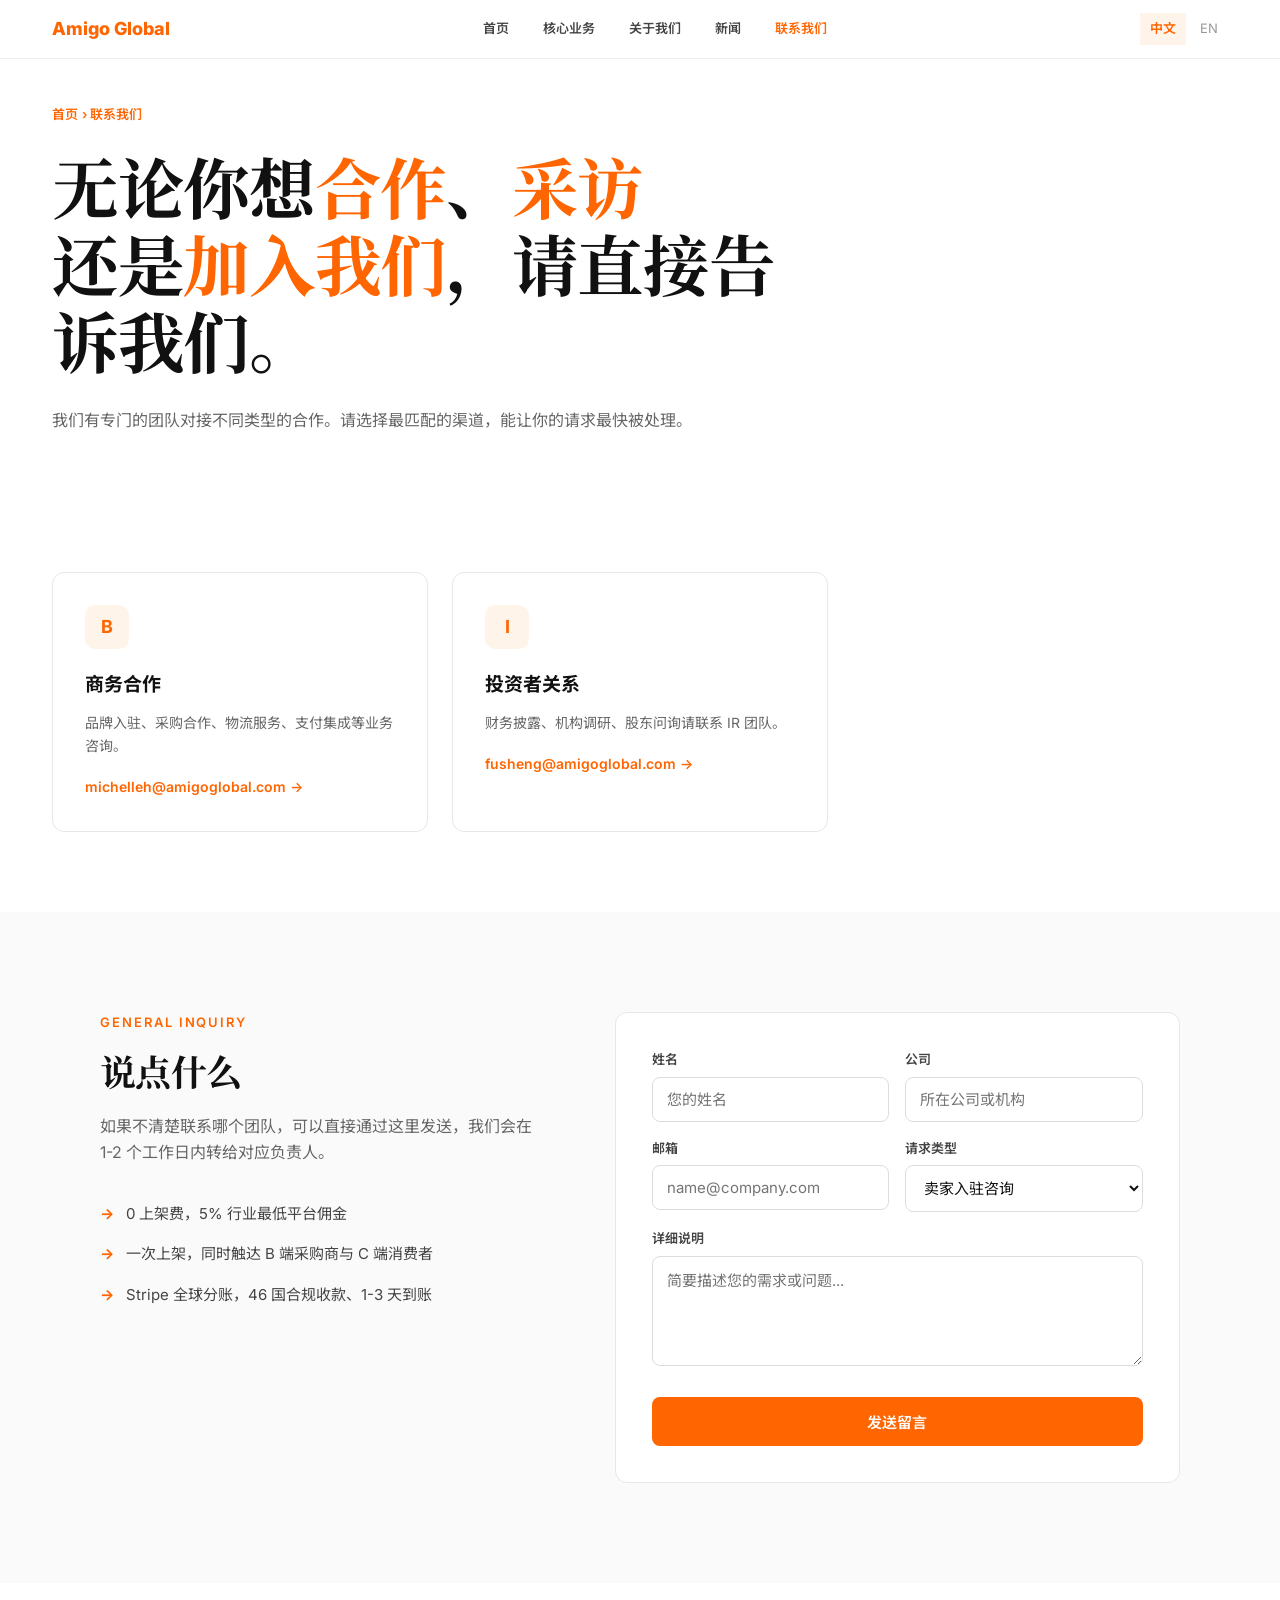
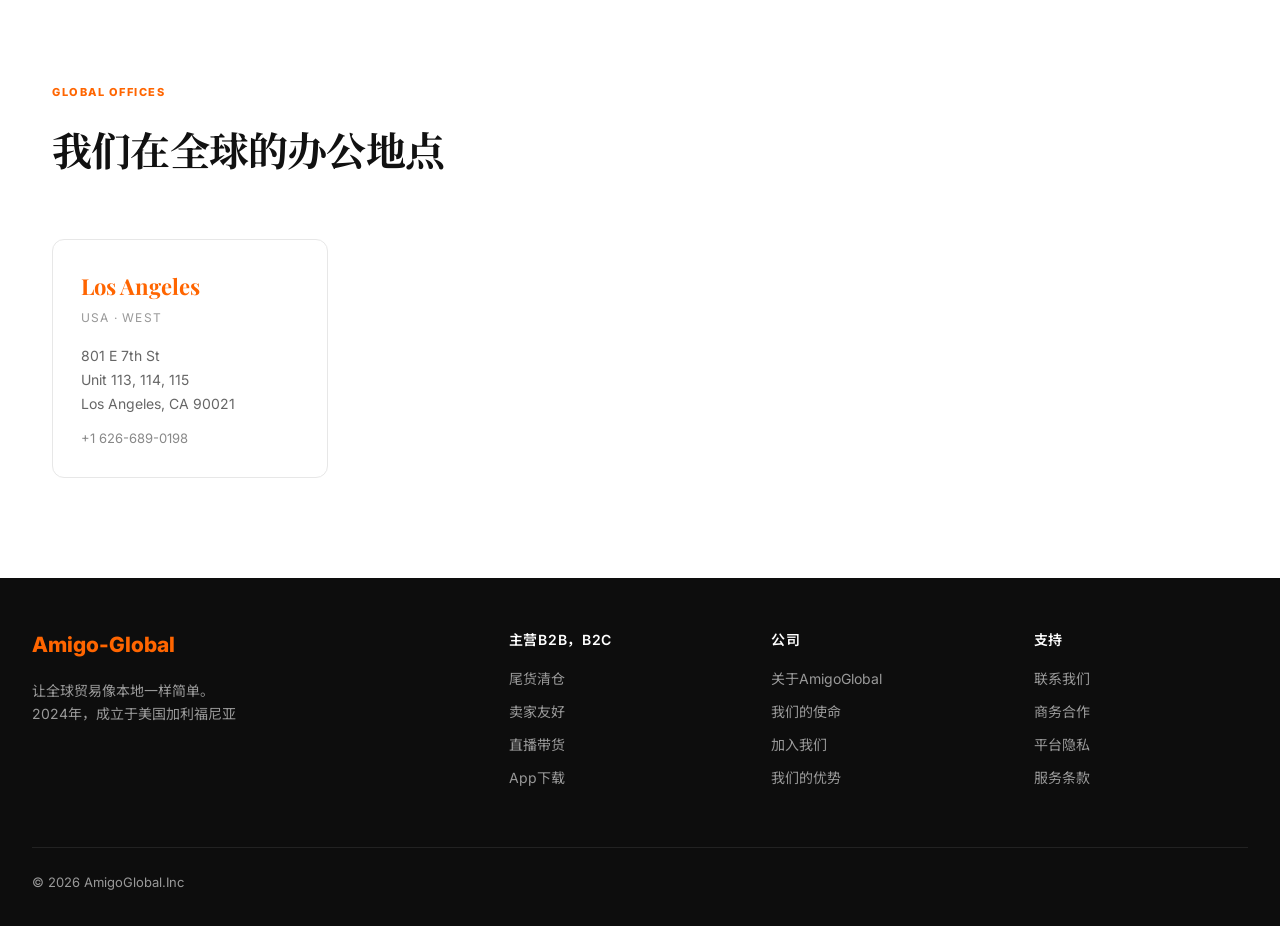
<file: zh/contact.html>
<!DOCTYPE html>
<html lang="zh-CN">
<head>
  <meta charset="UTF-8" />
  <meta name="viewport" content="width=device-width, initial-scale=1.0" />
  <title data-key="page_title">联系我们 — Amigo Global</title>
  <link href="https://fonts.googleapis.com/css2?family=Inter:wght@400;500;600;700;800&family=Noto+Sans+SC:wght@300;400;500;600;700&family=Noto+Serif+SC:wght@500;700&family=Playfair+Display:wght@500;700&display=swap" rel="stylesheet" />
  <link rel="stylesheet" href="../styles.css" />
  <style>body{opacity:0;transition:opacity .15s}body.ready{opacity:1}</style>
</head>
<body data-page="contact">
  <div data-include="nav"></div>

  <section class="page-hero">
    <div class="breadcrumb"><span data-key="page_hero.breadcrumb_root"></span> <span>›</span> <span data-key="page_hero.breadcrumb_current"></span></div>
    <h1 data-key="page_hero.title" data-html></h1>
    <p data-key="page_hero.desc"></p>
  </section>

  <!-- 联系渠道 -->
  <section class="channels">
    <div class="channels-grid" data-list="channels">
      <template>
        <div class="channel-card">
          <div class="channel-icon" data-field="icon"></div>
          <h3 data-field="title"></h3>
          <p data-field="desc"></p>
          <a data-channel-email></a>
        </div>
      </template>
    </div>
  </section>

  <!-- 留言表单 -->
  <section class="form-section">
    <div class="form-inner">
      <div>
        <div class="label" data-key="form.label"></div>
        <h2 data-key="form.title" data-html></h2>
        <p class="lead" data-key="form.lead"></p>
        <ul data-list="form.bullets">
          <template><li data-field-self></li></template>
        </ul>
      </div>
      <form data-contact-form>
        <div class="form-row">
          <div class="field"><label data-key="form.field_name"></label><input type="text" data-placeholder-key="form.field_name_placeholder" required /></div>
          <div class="field"><label data-key="form.field_company"></label><input type="text" data-placeholder-key="form.field_company_placeholder" /></div>
        </div>
        <div class="form-row">
          <div class="field"><label data-key="form.field_email"></label><input type="email" placeholder="name@company.com" required /></div>
          <div class="field"><label data-key="form.field_type"></label><select data-options-key="form.field_type_options"></select></div>
        </div>
        <div class="field full"><label data-key="form.field_message"></label><textarea data-placeholder-key="form.field_message_placeholder"></textarea></div>
        <button type="submit" class="submit" data-key="form.submit"></button>
      </form>
    </div>
  </section>

  <!-- 办公地点 -->
  <section class="offices">
    <div class="section-eyebrow" data-key="offices.eyebrow"></div>
    <h2 data-key="offices.title"></h2>
    <div class="office-grid" data-list="offices.items">
      <template>
        <div class="office">
          <div class="city" data-field="city"></div>
          <div class="country" data-field="country"></div>
          <div class="addr" data-field="addr" data-html></div>
          <div class="tel" data-field="tel"></div>
        </div>
      </template>
    </div>
  </section>

  <div data-include="footer"></div>
  <script src="../js/include.js"></script>
</body>
</html>
</file>
<file: styles.css>
/* ============================================================
   Amigo Global — shared styles
   团队提示：颜色、字体、间距统一改这里，不要在 HTML 里写 style。
   ============================================================ */

:root {
  --brand: #ff6a00;
  --brand-hover: #e55f00;
  --brand-tint: #fff5eb;
  --brand-soft: #ffe8d1;
  --text: #1a1a1a;
  --text-soft: #555;
  --text-muted: #999;
  --border: #eee;
  --border-soft: #f0f0f0;
  --surface: #fff;
  --surface-alt: #fafafa;
  --surface-dark: #1a1a1a;
  --surface-darker: #0d0d0d;
  --max-width: 1280px;

  --font-sans: 'Inter', 'Noto Sans SC', -apple-system, BlinkMacSystemFont, sans-serif;
  --font-serif: 'Playfair Display', 'Noto Serif SC', Georgia, serif;
}

/* ---------- reset ---------- */
* { margin: 0; padding: 0; box-sizing: border-box; }
html, body { max-width: 100%; overflow-x: hidden; }
body { font-family: var(--font-sans); color: var(--text); background: var(--surface); line-height: 1.6; }
a { color: inherit; text-decoration: none; }
img { max-width: 100%; display: block; }
em { font-style: normal; color: var(--brand); }
html[lang="en"] em { font-style: italic; }

/* ---------- Navigation ---------- */
nav.top { position: sticky; top: 0; background: rgba(255,255,255,0.96); backdrop-filter: blur(12px); border-bottom: 1px solid var(--border-soft); z-index: 100; }
.nav-inner { max-width: var(--max-width); margin: 0 auto; padding: 18px 32px; display: flex; align-items: center; justify-content: space-between; gap: 16px; min-width: 0; }
.brand { font-weight: 800; font-size: 22px; letter-spacing: -0.02em; }
.brand span { color: var(--brand); }
.nav-links { display: flex; gap: 36px; font-size: 15px; }
.nav-links a { color: #444; transition: color 0.2s; }
.nav-links a:hover, .nav-links a.active { color: var(--brand); }
.nav-right { display: flex; align-items: center; gap: 8px; }
.lang-toggle { display: flex; gap: 4px; font-size: 13px; align-items: center; }
.lang-toggle a { padding: 6px 12px; border-radius: 6px; color: var(--text-muted); cursor: pointer; }
.lang-toggle .lang-current { background: var(--brand-tint); color: var(--brand); font-weight: 600; cursor: default; }
.nav-toggle { display: none; width: 40px; height: 40px; padding: 0; background: transparent; border: none; cursor: pointer; border-radius: 8px; flex-direction: column; align-items: center; justify-content: center; gap: 5px; }
.nav-toggle span { display: block; width: 22px; height: 2px; background: var(--text); border-radius: 2px; transition: transform 0.2s, opacity 0.2s; }
.nav-toggle:hover { background: var(--surface-alt); }
.nav-toggle[aria-expanded="true"] span:nth-child(1) { transform: translateY(7px) rotate(45deg); }
.nav-toggle[aria-expanded="true"] span:nth-child(2) { opacity: 0; }
.nav-toggle[aria-expanded="true"] span:nth-child(3) { transform: translateY(-7px) rotate(-45deg); }

/* ---------- Buttons ---------- */
.btn { padding: 14px 28px; border-radius: 6px; font-size: 15px; font-weight: 600; transition: all 0.2s; cursor: pointer; border: none; font-family: inherit; display: inline-block; }
.btn-primary { background: var(--brand); color: white; }
.btn-primary:hover { background: var(--brand-hover); }
.btn-ghost { background: transparent; border: 1px solid #ddd; color: var(--text); }
.btn-ghost:hover { border-color: var(--brand); color: var(--brand); }

/* ---------- Hero (homepage) ---------- */
.hero { width: 100%; padding: 100px 32px 80px; max-width: var(--max-width); margin: 0 auto; display: grid; grid-template-columns: minmax(0, 1.1fr) minmax(0, 1fr); gap: 60px; align-items: center; }
.hero > * { min-width: 0; }
.hero-eyebrow { display: inline-block; font-size: 13px; letter-spacing: 0.15em; color: var(--brand); font-weight: 600; margin-bottom: 24px; }
.hero h1 { font-family: var(--font-serif); font-size: clamp(40px, 5vw, 64px); font-weight: 700; line-height: 1.15; letter-spacing: -0.02em; margin-bottom: 24px; max-width: 100%; overflow-wrap: anywhere; }
.hero p { font-size: 18px; color: var(--text-soft); max-width: 540px; margin-bottom: 36px; overflow-wrap: anywhere; }
.btn-row { display: flex; gap: 16px; }
.hero-visual { width: 100%; max-width: 100%; aspect-ratio: 4/5; background: linear-gradient(135deg, var(--brand-soft) 0%, var(--brand) 100%); border-radius: 16px; position: relative; overflow: hidden; }
.hero-visual img { position: absolute; inset: 0; width: 100%; height: 100%; object-fit: cover; mix-blend-mode: multiply; opacity: 0.65; }

/* ---------- Stats strip ---------- */
.stats { background: var(--surface-alt); padding: 80px 32px; }
.stats-inner { max-width: var(--max-width); margin: 0 auto; display: grid; grid-template-columns: repeat(4, 1fr); gap: 40px; }
.stat-num { font-family: 'Inter', sans-serif; font-size: clamp(36px, 4vw, 56px); font-weight: 800; color: var(--brand); letter-spacing: -0.02em; line-height: 1; margin-bottom: 12px; }
.stat-label { color: #666; font-size: 15px; }

/* ---------- Section base ---------- */
section.section { max-width: var(--max-width); margin: 0 auto; padding: 100px 32px; }
section.section.bleed { max-width: none; margin: 0; background: var(--surface-alt); padding-left: 0; padding-right: 0; }
section.section.bleed > .inner { max-width: var(--max-width); margin: 0 auto; padding: 0 32px; }
.section-eyebrow { font-size: 13px; letter-spacing: 0.15em; color: var(--brand); font-weight: 600; margin-bottom: 16px; }
.section h2, .page-hero h1, .mission h2, .cta-band h2, .values-inner h2, .form-section h2, .offices h2 { font-family: var(--font-serif); letter-spacing: -0.02em; }
.section h2 { font-size: clamp(32px, 3.5vw, 44px); font-weight: 700; margin-bottom: 20px; max-width: 720px; }
.section .lead { font-size: 17px; color: var(--text-soft); max-width: 640px; margin-bottom: 56px; }

/* ---------- Business pillars ---------- */
.biz-grid { display: grid; grid-template-columns: repeat(2, 1fr); gap: 24px; }
.biz-card { background: var(--surface); border: 1px solid var(--border); border-radius: 12px; padding: 36px; transition: all 0.3s; }
.biz-card:hover { border-color: var(--brand); transform: translateY(-2px); box-shadow: 0 12px 40px rgba(255,106,0,0.08); }
.biz-icon { min-width: 48px; width: auto; height: 48px; padding: 0 14px; border-radius: 10px; background: var(--brand-tint); color: var(--brand); display: inline-flex; align-items: center; justify-content: center; font-size: 18px; margin-bottom: 20px; font-weight: 700; white-space: nowrap; }
.biz-card h3 { font-size: 22px; font-weight: 700; margin-bottom: 12px; }
.biz-card p { color: #666; font-size: 15px; }
.biz-link { display: inline-flex; align-items: center; gap: 6px; margin-top: 20px; color: var(--brand); font-weight: 600; font-size: 14px; }

/* ---------- News grid ---------- */
.news-grid { display: grid; grid-template-columns: repeat(3, 1fr); gap: 28px; }
.news-card { display: flex; flex-direction: column; }
.news-img { aspect-ratio: 16/10; border-radius: 8px; background: #f0f0f0; margin-bottom: 20px; overflow: hidden; }
.news-img img { width: 100%; height: 100%; object-fit: cover; }
.news-meta { font-size: 13px; color: var(--text-muted); margin-bottom: 8px; letter-spacing: 0.05em; }
.news-meta span { color: var(--brand); font-weight: 600; }
.news-card h4 { font-size: 19px; font-weight: 600; line-height: 1.4; margin-bottom: 10px; }
.news-card p { color: #666; font-size: 14px; }

/* ---------- CTA band ---------- */
.cta-band { background: var(--surface-dark); color: white; padding: 80px 32px; }
.cta-inner { max-width: var(--max-width); margin: 0 auto; display: flex; align-items: center; justify-content: space-between; gap: 40px; }
.cta-band h2 { font-size: 36px; font-weight: 700; }

/* ---------- Footer ---------- */
footer { background: var(--surface-darker); color: #999; padding: 64px 32px 32px; }
.footer-inner { max-width: var(--max-width); margin: 0 auto; }
.footer-grid { display: grid; grid-template-columns: 2fr 1fr 1fr 1fr; gap: 48px; margin-bottom: 48px; }
.footer-brand { font-size: 24px; font-weight: 800; color: white; margin-bottom: 16px; }
.footer-brand span { color: var(--brand); }
.footer-tagline { font-size: 14px; max-width: 320px; }
footer h5 { color: white; font-size: 14px; font-weight: 600; margin-bottom: 16px; letter-spacing: 0.05em; }
footer ul { list-style: none; }
footer ul li { margin-bottom: 10px; font-size: 14px; }
footer ul li a:hover { color: var(--brand); }
.footer-bottom { padding-top: 24px; border-top: 1px solid #222; font-size: 13px; display: flex; justify-content: space-between; gap: 16px; flex-wrap: wrap; }

/* ---------- About page hero & mission ---------- */
.page-hero { padding: 80px 32px 60px; max-width: var(--max-width); margin: 0 auto; }
.breadcrumb { font-size: 13px; color: var(--text-muted); margin-bottom: 24px; letter-spacing: 0.05em; }
.breadcrumb span { color: var(--brand); }
.page-hero h1 { font-size: clamp(40px, 5vw, 64px); font-weight: 700; line-height: 1.15; max-width: 900px; margin-bottom: 28px; }
.page-hero p { font-size: 19px; color: var(--text-soft); max-width: 720px; line-height: 1.7; }

.mission { background: var(--surface-alt); padding: 80px 32px; }
.mission-inner { max-width: var(--max-width); margin: 0 auto; display: grid; grid-template-columns: 1fr 1.2fr; gap: 80px; align-items: center; }
.mission .label { font-size: 13px; letter-spacing: 0.15em; color: var(--brand); font-weight: 600; margin-bottom: 16px; }
.mission h2 { font-size: 40px; font-weight: 700; line-height: 1.2; }
.mission .copy p { font-size: 17px; color: #444; margin-bottom: 20px; line-height: 1.8; }
.mission .copy p:first-child::first-letter { font-family: var(--font-serif); font-size: 56px; font-weight: 700; color: var(--brand); float: left; line-height: 1; padding-right: 12px; padding-top: 4px; }

/* ---------- Timeline ---------- */
.timeline { margin-top: 60px; position: relative; padding-left: 40px; }
.timeline::before { content: ''; position: absolute; left: 8px; top: 12px; bottom: 12px; width: 2px; background: linear-gradient(to bottom, var(--brand), #ffd0a8); }
.ti { position: relative; padding: 24px 0 24px 40px; display: grid; grid-template-columns: 120px 1fr; gap: 32px; }
.ti::before { content: ''; position: absolute; left: -40px; top: 32px; width: 18px; height: 18px; border-radius: 50%; background: white; border: 3px solid var(--brand); }
.ti-year { font-family: 'Inter', sans-serif; font-size: 28px; font-weight: 800; color: var(--brand); letter-spacing: -0.02em; }
.ti h4 { font-size: 18px; font-weight: 700; margin-bottom: 6px; }
.ti p { color: #666; font-size: 15px; }

/* ---------- Team ---------- */
.team-grid { display: grid; grid-template-columns: repeat(4, 1fr); gap: 24px; margin-top: 56px; }
.team-card { background: var(--surface); border: 1px solid var(--border); border-radius: 12px; overflow: hidden; transition: all 0.3s; }
.team-card:hover { border-color: var(--brand); transform: translateY(-2px); }
.team-photo { aspect-ratio: 1; background: linear-gradient(135deg, var(--brand-soft), #ffb87a); display: flex; align-items: center; justify-content: center; font-family: var(--font-serif); font-size: 64px; font-weight: 700; color: var(--brand); overflow: hidden; }
.team-photo img { width: 100%; height: 100%; object-fit: cover; }
.team-body { padding: 20px; }
.team-card h4 { font-size: 17px; font-weight: 700; margin-bottom: 4px; }
.team-card .role { color: var(--brand); font-size: 13px; font-weight: 600; margin-bottom: 8px; }
.team-card p { color: #666; font-size: 13px; line-height: 1.5; }

/* ---------- Values ---------- */
.values { background: var(--surface-dark); color: white; padding: 100px 32px; }
.values-inner { max-width: var(--max-width); margin: 0 auto; }
.values-inner .section-eyebrow { color: var(--brand); }
.values-inner h2 { color: white; font-size: 44px; font-weight: 700; max-width: 700px; }
.values-grid { display: grid; grid-template-columns: repeat(3, 1fr); gap: 32px; margin-top: 60px; }
.value-item { padding: 32px; border: 1px solid #2a2a2a; border-radius: 12px; transition: all 0.3s; }
.value-item:hover { border-color: var(--brand); background: #1f1f1f; }
.value-num { font-family: 'Inter', sans-serif; font-size: 14px; font-weight: 600; color: var(--brand); letter-spacing: 0.1em; margin-bottom: 16px; }
.value-item h4 { font-family: var(--font-serif); font-size: 24px; font-weight: 700; margin-bottom: 12px; }
.value-item p { color: #aaa; font-size: 15px; line-height: 1.7; }

/* ---------- Contact page ---------- */
.channels { max-width: var(--max-width); margin: 60px auto 0; padding: 0 32px 80px; }
.channels-grid { display: grid; grid-template-columns: repeat(3, 1fr); gap: 24px; }
.channel-card { background: var(--surface); border: 1px solid var(--border); border-radius: 12px; padding: 32px; transition: all 0.3s; }
.channel-card:hover { border-color: var(--brand); box-shadow: 0 12px 32px rgba(255,106,0,0.06); }
.channel-icon { width: 44px; height: 44px; border-radius: 10px; background: var(--brand-tint); color: var(--brand); display: flex; align-items: center; justify-content: center; font-size: 18px; font-weight: 700; margin-bottom: 20px; }
.channel-card h3 { font-size: 19px; font-weight: 700; margin-bottom: 10px; }
.channel-card p { color: #666; font-size: 14px; margin-bottom: 16px; }
.channel-card a { color: var(--brand); font-weight: 600; font-size: 14px; }

.form-section { background: var(--surface-alt); padding: 100px 32px; }
.form-inner { max-width: 1080px; margin: 0 auto; display: grid; grid-template-columns: 1fr 1.3fr; gap: 80px; }
.form-section .label { font-size: 13px; letter-spacing: 0.15em; color: var(--brand); font-weight: 600; margin-bottom: 16px; }
.form-section h2 { font-size: 36px; font-weight: 700; line-height: 1.2; margin-bottom: 20px; }
.form-section .lead { color: var(--text-soft); margin-bottom: 28px; }
.form-section ul { list-style: none; }
.form-section ul li { padding: 8px 0; color: #444; font-size: 15px; display: flex; gap: 12px; align-items: center; }
.form-section ul li::before { content: '→'; color: var(--brand); font-weight: 700; }

form { background: var(--surface); padding: 36px; border-radius: 12px; border: 1px solid var(--border); }
.form-row { display: grid; grid-template-columns: 1fr 1fr; gap: 16px; margin-bottom: 16px; }
.field { display: block; }
.field.full { margin-bottom: 16px; }
.field label { display: block; font-size: 13px; font-weight: 600; color: #444; margin-bottom: 6px; }
.field input, .field select, .field textarea { width: 100%; padding: 12px 14px; border: 1px solid #ddd; border-radius: 8px; font-family: inherit; font-size: 15px; transition: border 0.2s; background: white; color: var(--text); }
.field input:focus, .field select:focus, .field textarea:focus { outline: none; border-color: var(--brand); }
.field textarea { min-height: 110px; resize: vertical; }
.submit { width: 100%; padding: 14px; background: var(--brand); color: white; border: none; border-radius: 8px; font-weight: 600; font-size: 15px; cursor: pointer; margin-top: 8px; transition: background 0.2s; font-family: inherit; }
.submit:hover { background: var(--brand-hover); }
.submit:disabled { background: #ffb27a; cursor: not-allowed; }
.form-status { margin-top: 14px; padding: 10px 14px; border-radius: 8px; font-size: 14px; line-height: 1.5; display: none; }
.form-status[data-state="success"] { display: block; background: #ecfdf3; color: #0f7a3e; border: 1px solid #b6ebc7; }
.form-status[data-state="error"] { display: block; background: #fef2f2; color: #b32424; border: 1px solid #f3c2c2; }

.offices { max-width: var(--max-width); margin: 0 auto; padding: 100px 32px; }
.offices h2 { font-size: 40px; font-weight: 700; margin-bottom: 56px; }
.office-grid { display: grid; grid-template-columns: repeat(4, 1fr); gap: 24px; }
.office { padding: 28px; border: 1px solid var(--border); border-radius: 12px; }
.office .city { font-family: var(--font-serif); font-size: 22px; font-weight: 700; color: var(--brand); margin-bottom: 4px; }
.office .country { font-size: 12px; letter-spacing: 0.1em; color: var(--text-muted); margin-bottom: 16px; }
.office .addr { font-size: 14px; color: var(--text-soft); line-height: 1.7; margin-bottom: 12px; }
.office .tel { font-size: 13px; color: #888; }

/* ---------- Responsive ---------- */
@media (max-width: 900px) {
  .hero { grid-template-columns: minmax(0, 1fr); padding: 60px 24px; }
  .stats-inner, .biz-grid, .news-grid, .footer-grid { grid-template-columns: 1fr 1fr; }
  .nav-toggle { display: flex; }
  .nav-links {
    position: absolute; top: 100%; left: 0; right: 0;
    flex-direction: column; gap: 0; padding: 8px 0;
    background: rgba(255,255,255,0.98); backdrop-filter: blur(12px);
    border-bottom: 1px solid var(--border-soft);
    box-shadow: 0 12px 32px rgba(0,0,0,0.06);
    max-height: 0; overflow: hidden;
    transition: max-height 0.25s ease, padding 0.25s ease;
  }
  nav.top.nav-open .nav-links { max-height: 80vh; padding: 8px 0; }
  .nav-links a {
    display: block; padding: 16px 32px; font-size: 16px;
    border-bottom: 1px solid var(--border-soft);
  }
  .nav-links a:last-child { border-bottom: none; }
  .cta-inner { flex-direction: column; align-items: flex-start; }
  .mission-inner { grid-template-columns: 1fr; gap: 32px; }
  .team-grid, .channels-grid, .office-grid { grid-template-columns: 1fr 1fr; }
  .values-grid { grid-template-columns: 1fr; }
  .form-inner { grid-template-columns: 1fr; gap: 32px; }
  .form-row { grid-template-columns: 1fr; }
}

@media (max-width: 520px) {
  .nav-inner { padding: 14px 20px; }
  .brand { font-size: 20px; white-space: nowrap; }
  .lang-toggle { font-size: 12px; flex-shrink: 0; }
  .lang-toggle a { padding: 5px 8px; }
  .hero { width: calc(100% - 40px); padding: 48px 0 56px; gap: 32px; }
  .hero, .hero > *, .hero p, .btn-row, .hero-visual { max-width: 100%; }
  .hero h1, .page-hero h1 { font-size: 34px; line-height: 1.16; }
  .hero p, .page-hero p { font-size: 16px; }
  .hero-eyebrow, .section-eyebrow { letter-spacing: 0.12em; }
  .btn-row { flex-direction: column; }
  .btn-row .btn { width: 100%; text-align: center; }
  .stats { padding: 40px 20px; }
  .stats-inner { grid-template-columns: 1fr 1fr; gap: 24px 16px; }
  .stat-num { font-size: 38px; margin-bottom: 6px; }
  .stat-label { font-size: 13px; }
  .biz-grid, .news-grid, .footer-grid, .team-grid, .channels-grid, .office-grid { grid-template-columns: 1fr; }
  section.section, .page-hero, .mission, .values, .form-section, .offices { padding-left: 20px; padding-right: 20px; }
  section.section.bleed > .inner { padding-left: 20px; padding-right: 20px; }
  .biz-card, .channel-card, form { padding: 24px; }
}

/* ============================================================
   2026 brand refresh — reference-led homepage and about page
   ============================================================ */
:root {
  --brand: #ff6500;
  --brand-hover: #e95c00;
  --brand-tint: #fff4ea;
  --brand-soft: #ffd6af;
  --text: #111111;
  --text-soft: #666666;
  --border: #e7e7e7;
  --surface-alt: #fafafa;
  --max-width: 1240px;
}

body { line-height: 1.65; }
h1, h2, h3, h4, h5, p, a, button, span { letter-spacing: 0; }
nav.top { position: relative; backdrop-filter: none; background: #fff; }
.nav-inner { padding: 12px 32px; min-height: 58px; }
.brand { font-size: 18px; color: var(--brand); }
.nav-links { gap: 34px; font-size: 13px; font-weight: 600; }
.nav-right { gap: 14px; }
.lang-toggle a { border-radius: 0; padding: 5px 10px; }

.hero {
  min-height: 720px;
  padding: 100px 32px;
  grid-template-columns: minmax(0, .9fr) minmax(520px, 1.1fr);
  gap: 64px;
}
.hero-eyebrow, .section-eyebrow, .mission .label {
  font-size: 11px;
  letter-spacing: .14em;
  font-weight: 800;
}
.hero h1 {
  font-size: clamp(42px, 3.8vw, 58px);
  line-height: 1.2;
  margin-bottom: 22px;
}
.hero p { font-size: 15px; line-height: 1.8; margin-bottom: 32px; }
.hero .btn { padding: 13px 34px; border-radius: 5px; }
.hero-visual {
  aspect-ratio: 2180 / 1260;
  max-height: 455px;
  border-radius: 8px;
  background: #ff920d;
}
.hero-visual img { position: static; width: 100%; height: 100%; object-fit: cover; opacity: 1; mix-blend-mode: normal; }

.stats { padding: 60px 32px; }
.stats-inner { text-align: center; }
.stat-num { font-size: clamp(38px, 4vw, 60px); margin-bottom: 4px; }
.stat-label { font-size: 13px; color: #777; }

section.section { padding-top: 72px; padding-bottom: 72px; }
.section h2 { font-size: clamp(34px, 3.5vw, 48px); margin-bottom: 44px; }
.accent-underline { position: relative; display: inline-block; z-index: 0; }
.accent-underline::after {
  content: '';
  position: absolute;
  left: 0;
  bottom: 3px;
  width: 150px;
  height: 15px;
  background: var(--brand);
  z-index: -1;
}
.biz-grid { gap: 20px 90px; }
.biz-card {
  min-height: 150px;
  border-radius: 0;
  padding: 28px 24px;
  box-shadow: none;
}
.biz-card:hover { box-shadow: none; transform: none; }
.biz-card h3, .tech-card h3 { color: var(--brand); font-size: 18px; margin-bottom: 12px; }
.biz-card p, .tech-card p { font-size: 14px; color: #888; }
.biz-link, .tech-link { margin-top: 10px; color: var(--brand); font-size: 12px; }

.technology { padding-top: 40px !important; }
.tech-grid { display: grid; grid-template-columns: repeat(2, minmax(0, 1fr)); gap: 64px 90px; }
.tech-card {
  min-height: 168px;
  padding: 26px 28px;
  border: 1px solid var(--border);
  display: grid;
  grid-template-columns: 116px 1fr;
  gap: 24px;
  align-items: center;
}
.tech-icon {
  width: 104px;
  height: 104px;
  border-radius: 50%;
  border: 3px solid #ffe7d4;
  color: #ffbf90;
  display: grid;
  place-items: center;
  font-family: var(--font-serif);
  font-size: 28px;
  font-weight: 700;
}

.alliance { padding: 20px 32px 90px; }
.alliance-inner { max-width: 920px; margin: 0 auto; text-align: center; }
.alliance-orbit {
  width: min(100%, 780px);
  height: 390px;
  margin: 0 auto;
  position: relative;
  border: 1px solid #ffd9bd;
  border-radius: 50%;
}
.alliance-orbit::before, .alliance-orbit::after {
  content: '';
  position: absolute;
  border: 1px solid #ffd9bd;
  border-radius: 50%;
  inset: 45px 105px;
}
.alliance-orbit::after { inset: 95px 205px; }
.alliance-core {
  position: absolute;
  inset: 0;
  display: grid;
  place-items: center;
  font-family: var(--font-serif);
  font-size: 48px;
  font-weight: 700;
  z-index: 1;
}
.alliance-core::before {
  content: '';
  width: 86px;
  height: 48px;
  background: var(--brand);
  border-radius: 50px;
  position: absolute;
  transform: translate(-75px, 20px);
  z-index: -1;
}
html[lang="en"] .alliance-core::before { display: none; }
.alliance-bubble {
  position: absolute;
  width: 104px;
  height: 104px;
  border-radius: 50%;
  display: grid;
  place-items: center;
  color: #fff;
  background: var(--brand);
  font-family: var(--font-serif);
  font-size: 25px;
  line-height: 1.15;
  text-align: center;
  z-index: 2;
}
.alliance-risk { top: -52px; left: calc(50% - 52px); }
.alliance-invest { left: -52px; top: calc(50% - 52px); }
.alliance-burden { right: -52px; top: calc(50% - 52px); }
html[lang="en"] .alliance-bubble {
  width: 128px;
  height: 128px;
  padding: 8px;
  font-size: 18px;
}
html[lang="en"] .alliance-risk { top: -64px; left: calc(50% - 64px); }
html[lang="en"] .alliance-invest { left: -64px; top: calc(50% - 64px); }
html[lang="en"] .alliance-burden { right: -64px; top: calc(50% - 64px); }
.alliance-link {
  display: inline-block;
  margin-top: -24px;
  position: relative;
  z-index: 3;
  border: 2px solid var(--brand);
  color: var(--brand);
  padding: 6px 28px;
  border-radius: 999px;
  font-family: var(--font-serif);
  font-size: 20px;
  background: #fff;
}

section.section.bleed { background: #fafafa; }
.news-grid { grid-template-columns: 340px; }
.news-img { border-radius: 0; margin-bottom: 14px; }
.news-meta { color: var(--brand); }
.cta-band { padding: 66px 32px; }
.cta-band h2 { font-size: 32px; }
.cta-band .btn { padding: 12px 24px; }
footer { padding-top: 50px; }
.footer-brand { color: var(--brand); font-size: 21px; }

.page-hero { padding-top: 45px; padding-bottom: 78px; }
.breadcrumb { color: var(--brand); font-weight: 600; }
.page-hero h1 { font-size: clamp(48px, 5.2vw, 76px); max-width: 760px; }
.page-hero p { font-size: 16px; max-width: 800px; }
.mission { padding-top: 84px; padding-bottom: 84px; }
.mission-inner { grid-template-columns: .85fr 1.25fr; gap: 100px; }
.mission h2 { font-size: 42px; }
.mission-tags { display: flex; gap: 18px; flex-wrap: wrap; margin-top: 36px; }
.mission-tags span {
  padding: 10px 18px;
  background: var(--brand-tint);
  color: var(--brand);
  font-weight: 700;
}
.mission .copy p { font-size: 15px; }
.timeline { max-width: 900px; }
.ti { grid-template-columns: 130px 1fr; }
.team-grid { grid-template-columns: repeat(2, 280px); gap: 24px; }
.team-photo { aspect-ratio: 1.25 / 1; border-radius: 0; font-size: 50px; }
.team-card { border-radius: 8px; }
.values { padding-top: 76px; padding-bottom: 76px; }
.values-inner h2 { font-size: 40px; }
.value-item { border-radius: 8px; }

@media (max-width: 900px) {
  .hero { min-height: auto; grid-template-columns: 1fr; gap: 42px; padding-top: 70px; }
  .hero-visual { max-height: none; }
  .tech-grid { gap: 24px; }
  .alliance-orbit { width: calc(100% - 120px); height: 320px; }
  .team-grid { grid-template-columns: repeat(2, minmax(0, 1fr)); }
}

@media (max-width: 640px) {
  .hero { width: auto; padding: 54px 20px 60px; }
  .hero h1 { font-size: 38px; }
  .hero-visual { aspect-ratio: 4 / 3; }
  .hero-visual img { object-position: 61% center; }
  .tech-grid { grid-template-columns: 1fr; }
  .tech-card { grid-template-columns: 72px 1fr; padding: 22px; }
  .tech-icon { width: 64px; height: 64px; font-size: 20px; }
  .alliance { padding-left: 20px; padding-right: 20px; }
  .alliance-orbit { width: calc(100% - 72px); height: 270px; }
  .alliance-orbit::before { inset: 35px 55px; }
  .alliance-orbit::after { inset: 75px 110px; }
  .alliance-core { font-size: 32px; }
  .alliance-bubble { width: 76px; height: 76px; font-size: 17px; }
  .alliance-risk { top: -38px; left: calc(50% - 38px); }
  .alliance-invest { left: -38px; top: calc(50% - 38px); }
  .alliance-burden { right: -38px; top: calc(50% - 38px); }
  html[lang="en"] .alliance-bubble { width: 88px; height: 88px; padding: 5px; font-size: 12px; }
  html[lang="en"] .alliance-risk { top: -44px; left: calc(50% - 44px); }
  html[lang="en"] .alliance-invest { left: -44px; top: calc(50% - 44px); }
  html[lang="en"] .alliance-burden { right: -44px; top: calc(50% - 44px); }
  .news-grid { grid-template-columns: 1fr; }
  .page-hero h1 { font-size: 42px; }
  .team-grid { grid-template-columns: 1fr; }
}
</file>
